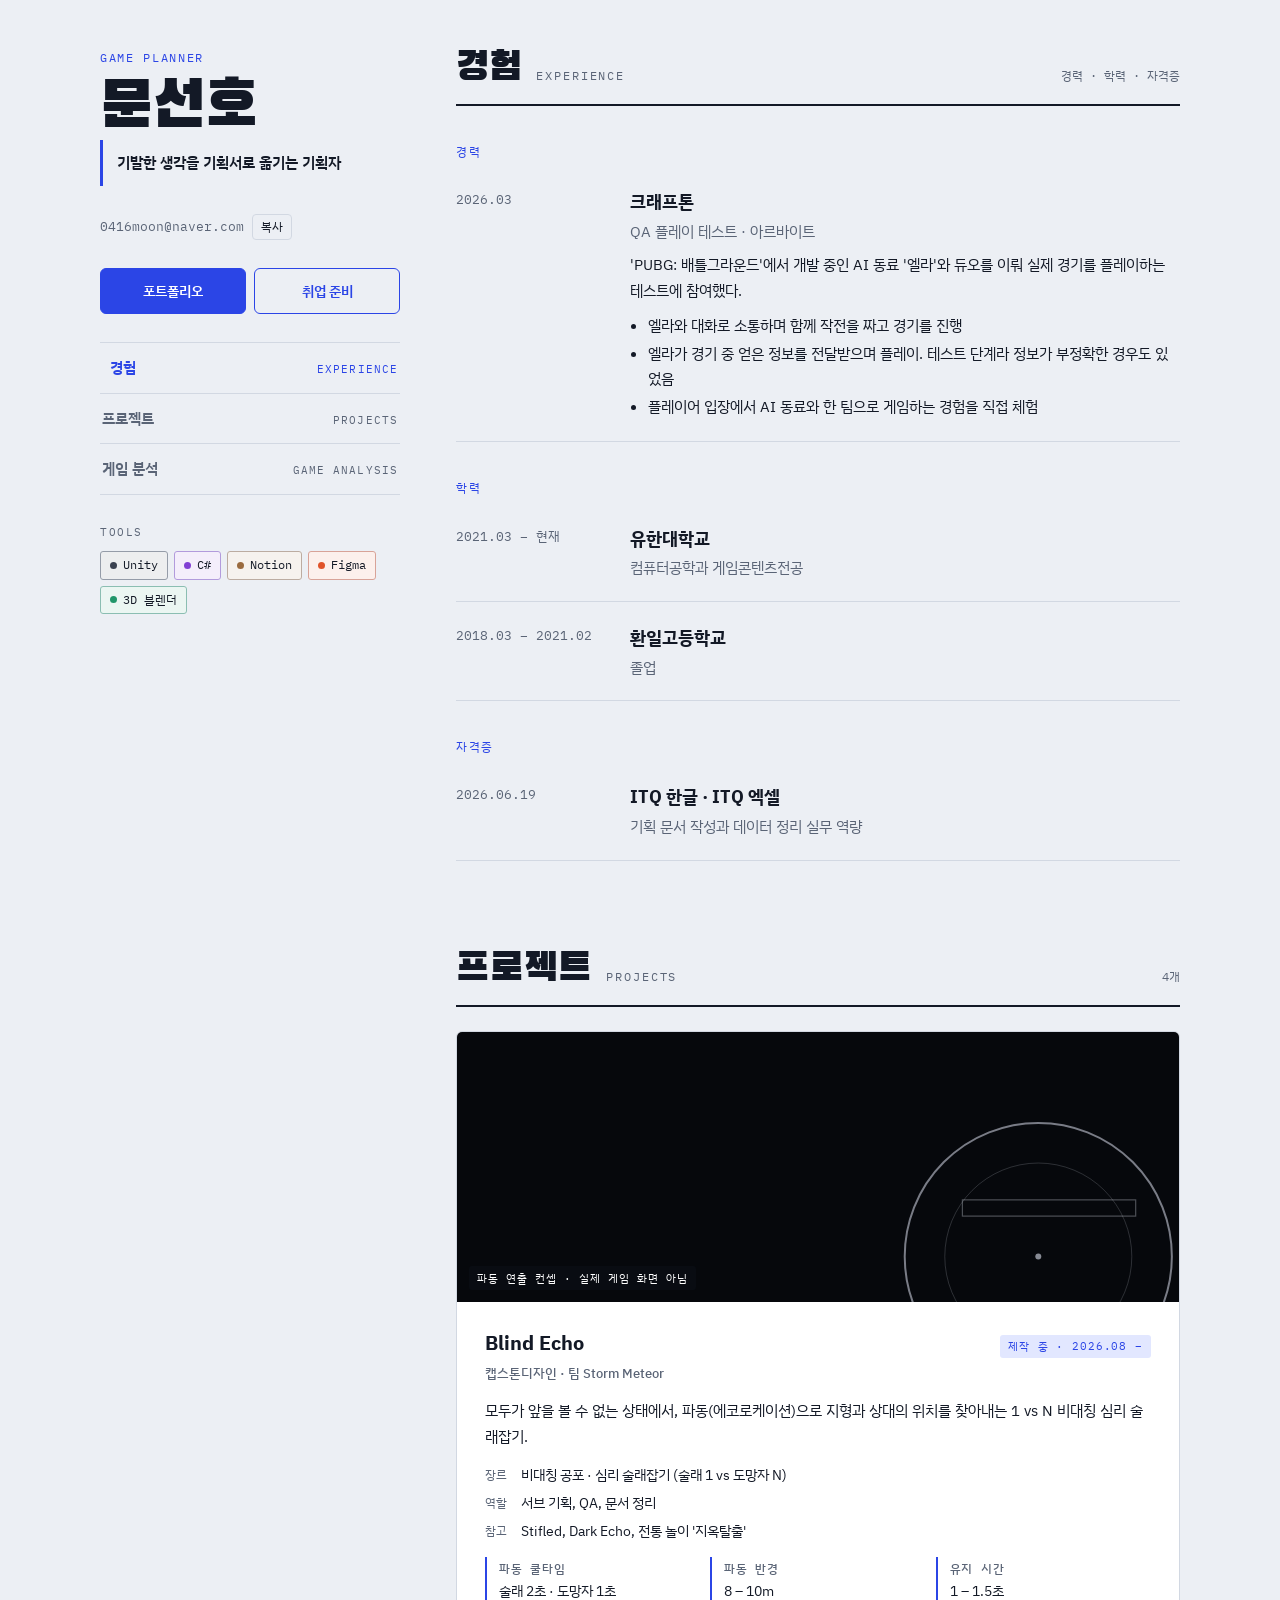
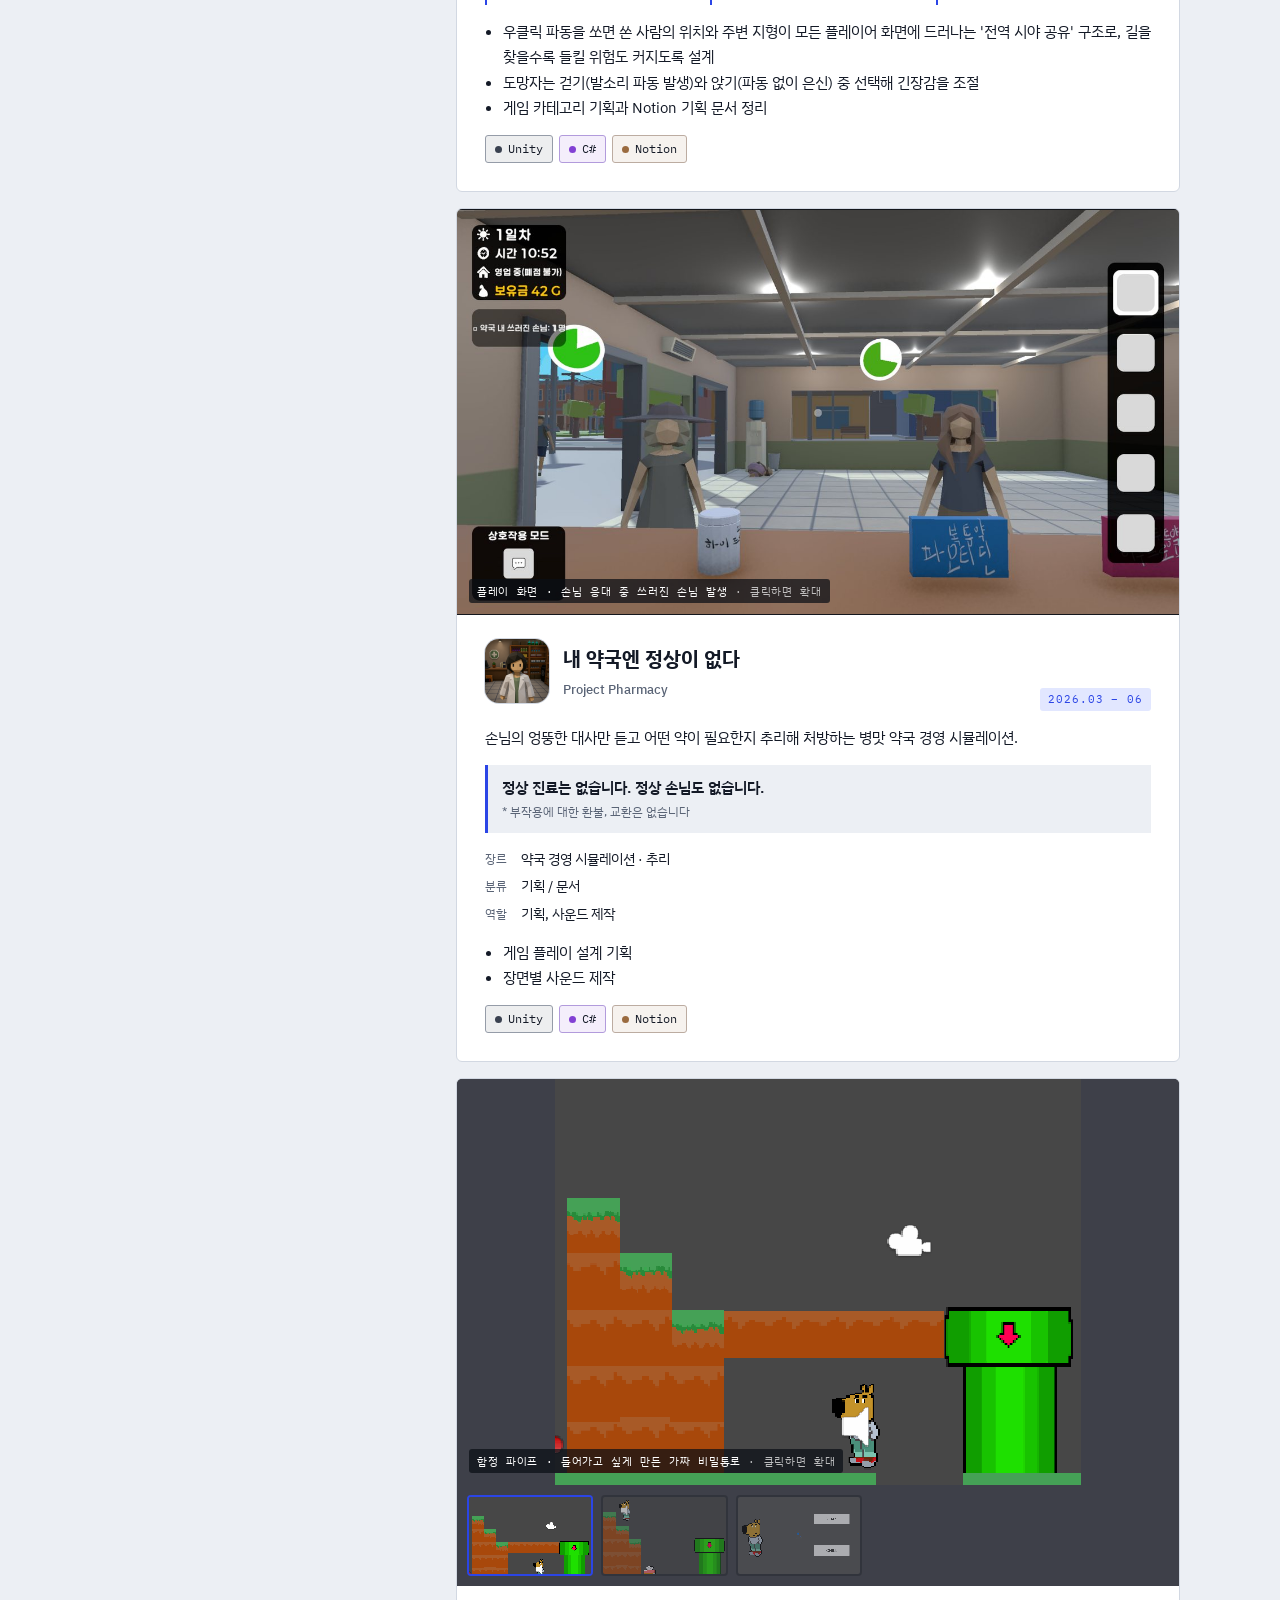
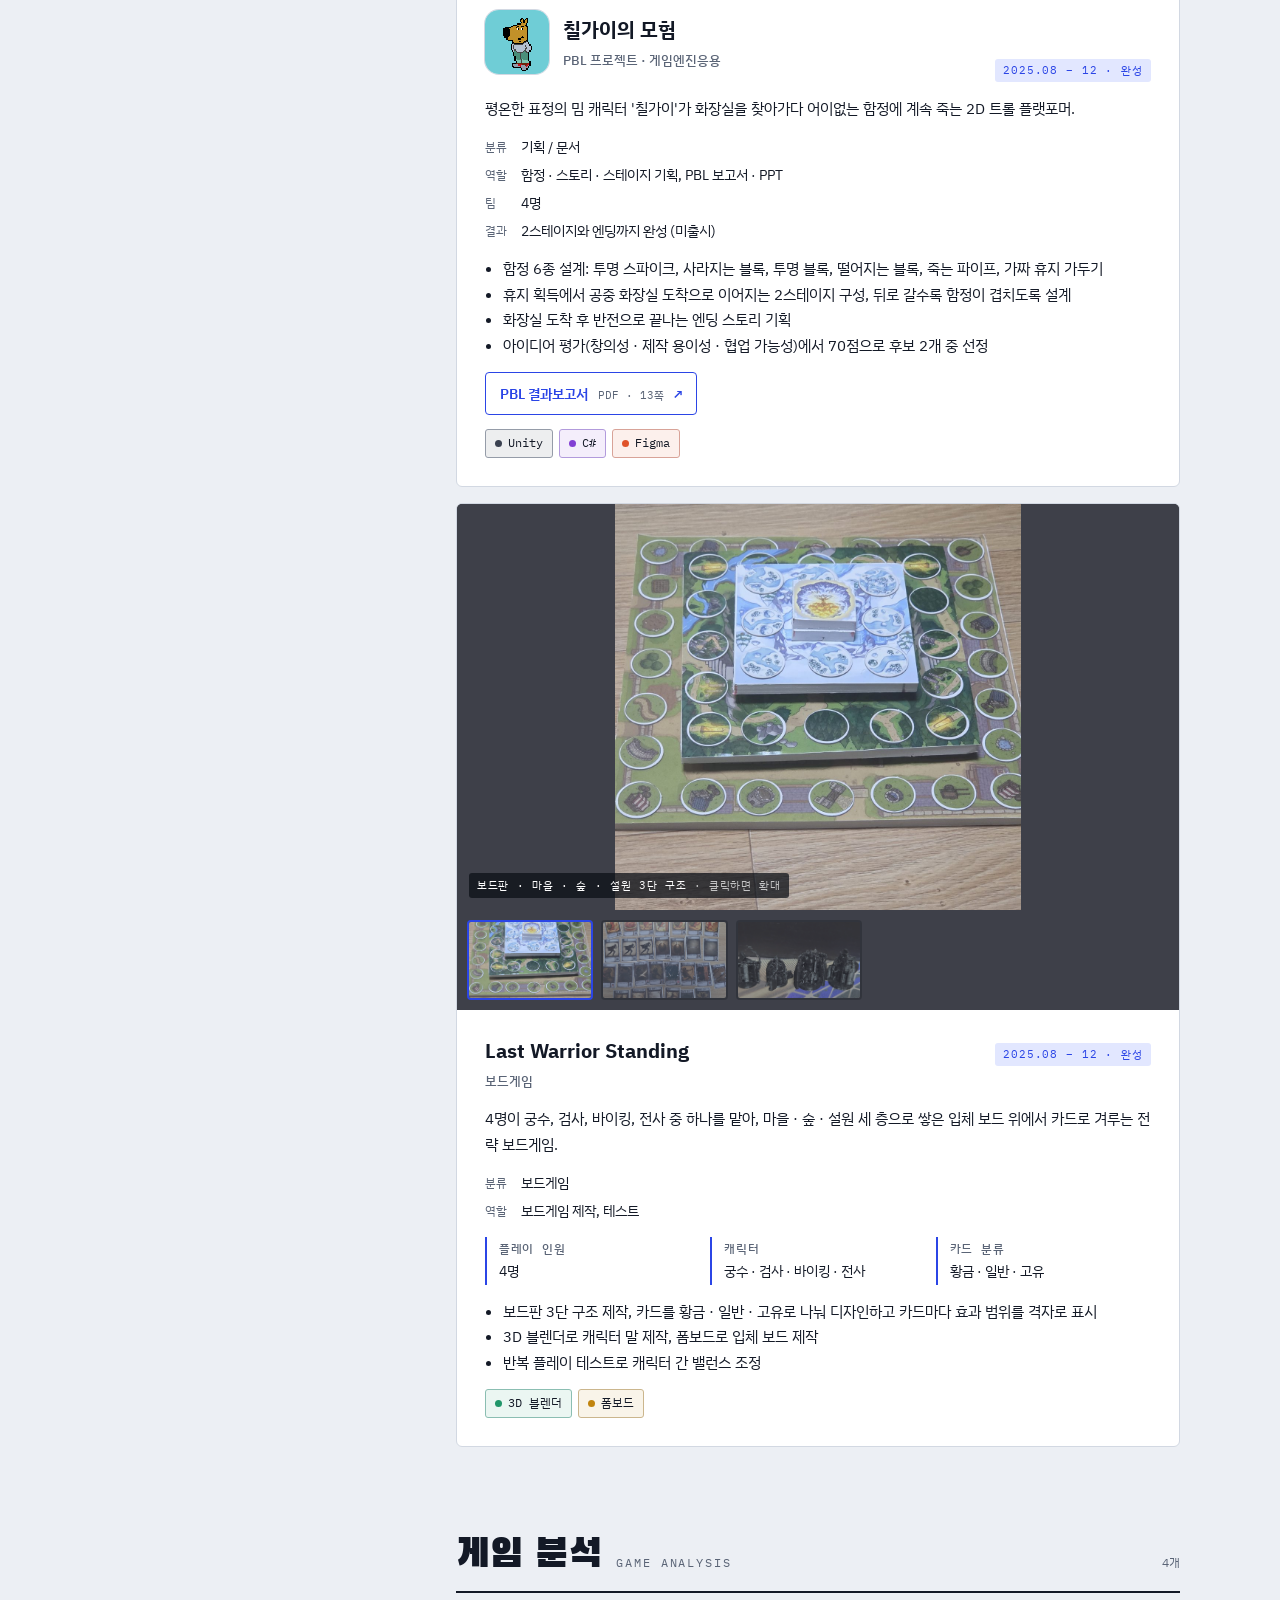
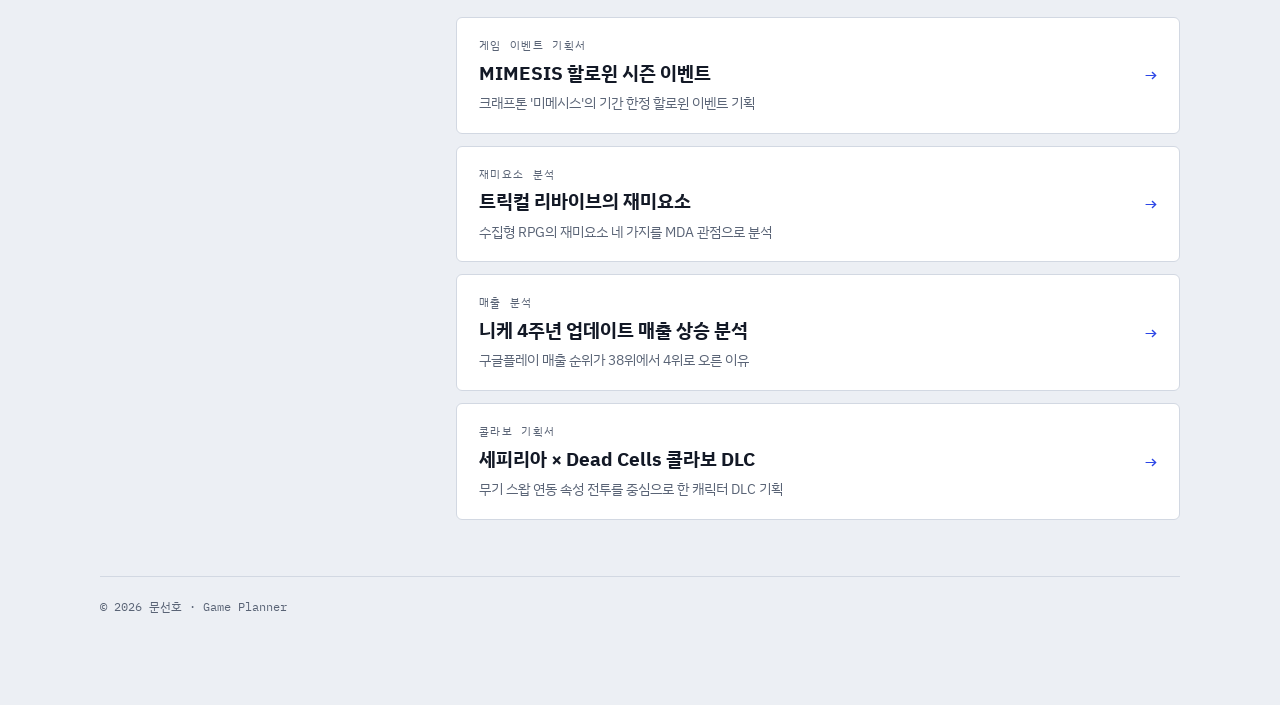
<file: index.html>
<!doctype html>
<html lang="ko">
<head>
<meta charset="utf-8">
<meta name="viewport" content="width=device-width, initial-scale=1, viewport-fit=cover">
<title>문선호 포트폴리오</title>
<link rel="preconnect" href="https://fonts.googleapis.com">
<link rel="preconnect" href="https://fonts.gstatic.com" crossorigin>
<link rel="stylesheet" href="https://fonts.googleapis.com/css2?family=Black+Han+Sans&family=IBM+Plex+Mono:wght@400;500&family=IBM+Plex+Sans+KR:wght@400;500;600;700&display=swap">
<style>
/* Layout: 좌측 고정 프로필 패널 + 우측 스크롤 본문(경험 / 프로젝트 / 게임 분석). 모바일에선 프로필 → 상단 고정 탭 → 본문 순으로 쌓임 */
:root{
  --bg:#ECEFF4;
  --surface:#FFFFFF;
  --ink:#131926;
  --muted:#5A6476;
  --line:#D2D8E2;
  --accent:#2B45E6;
  --accent-soft:#E2E7FF;
  --t-unity:#3A4150;--t-cs:#8240D4;--t-notion:#9A6B3F;--t-figma:#E0532A;--t-print:#21966A;--t-board:#C1840E;
  --font-display:"Black Han Sans","IBM Plex Sans KR","Apple SD Gothic Neo","Malgun Gothic",sans-serif;
  --font-body:"IBM Plex Sans KR","Apple SD Gothic Neo","Malgun Gothic",system-ui,sans-serif;
  --font-mono:"IBM Plex Mono","IBM Plex Sans KR",ui-monospace,Menlo,Consolas,monospace;
}
@media (prefers-color-scheme: dark){:root:not([data-theme="light"]){
  --bg:#0E121A;--surface:#161C27;--ink:#E7EBF2;--muted:#98A2B4;--line:#283041;--accent:#8496FF; --accent-soft:#1E2747;--t-unity:#C3CAD6;--t-cs:#B993F2;--t-notion:#D3A77A;--t-figma:#FF8C69;--t-print:#5CCB9D;--t-board:#F0B848;color-scheme:dark}}
:root[data-theme="dark"]{
  --bg:#0E121A;--surface:#161C27;--ink:#E7EBF2;--muted:#98A2B4;--line:#283041;--accent:#8496FF; --accent-soft:#1E2747;--t-unity:#C3CAD6;--t-cs:#B993F2;--t-notion:#D3A77A;--t-figma:#FF8C69;--t-print:#5CCB9D;--t-board:#F0B848;color-scheme:dark}

*{box-sizing:border-box}
html{scroll-behavior:smooth;scroll-padding-top:72px}
@media (prefers-reduced-motion: reduce){html{scroll-behavior:auto}*{transition:none!important;animation:none!important}}
body{background:var(--bg);color:var(--ink);font-family:var(--font-body);font-size:15px;line-height:1.7;-webkit-font-smoothing:antialiased}
a{color:var(--accent)}
.wrap{max-width:1120px;margin:0 auto;padding-inline:20px;padding-block:40px 80px;display:grid;grid-template-columns:300px minmax(0,1fr);gap:56px}

/* ---------- 프로필 패널 ---------- */
.profile{position:sticky;top:calc(env(safe-area-inset-top,0px) + 40px);align-self:start;display:flex;flex-direction:column;gap:28px}
.role{font-family:var(--font-mono);font-size:12px;letter-spacing:.14em;text-transform:uppercase;color:var(--accent)}
.name{font-family:var(--font-display);font-weight:400;font-size:64px;line-height:1;margin:8px 0 0;letter-spacing:-.01em}
.tagline{margin:14px 0 0;font-size:17px;font-weight:500}
.mail{display:flex;align-items:center;gap:8px;flex-wrap:wrap;font-family:var(--font-mono);font-size:13px;color:var(--muted)}
.mail span{user-select:all}
.copy{font:inherit;font-size:12px;color:var(--ink);background:transparent;border:1px solid var(--line);border-radius:4px;padding:2px 8px;cursor:pointer}
.copy:hover{border-color:var(--accent);color:var(--accent)}
.copy:focus-visible,.nav a:focus-visible{outline:2px solid var(--accent);outline-offset:2px}

.nav{display:flex;flex-direction:column;border-top:1px solid var(--line)}
.nav a{display:flex;justify-content:space-between;align-items:baseline;padding:12px 2px;border-bottom:1px solid var(--line);text-decoration:none;color:var(--muted);font-weight:600;transition:color .15s,padding .15s}
.nav a small{font-family:var(--font-mono);font-weight:400;font-size:11px;letter-spacing:.1em}
.nav a:hover{color:var(--ink)}
.nav a.on{color:var(--accent);padding-left:10px}

[hidden]{display:none!important}
.view-btns{display:flex;gap:8px}
.view-btn{flex:1;font:inherit;font-weight:600;font-size:14px;padding:10px 12px;border-radius:6px;border:1px solid var(--accent);background:transparent;color:var(--accent);cursor:pointer;transition:background .15s,color .15s}
.view-btn:hover{background:var(--accent-soft)}
.view-btn.on{background:var(--accent);color:#fff}
.view-btn:focus-visible{outline:2px solid var(--accent);outline-offset:2px}
.jp-frame{display:block;width:100%;height:1400px;border:0;border-radius:6px;background:transparent}
@media (max-width:900px){.jp-frame{height:1900px}}
.skills{display:flex;flex-direction:column;gap:10px}
.label{font-family:var(--font-mono);font-size:11px;letter-spacing:.14em;text-transform:uppercase;color:var(--muted)}
.chips{display:flex;flex-wrap:wrap;gap:6px}
.chip{font-family:var(--font-mono);font-size:12px;padding:3px 9px;border:1px solid var(--line);border-radius:3px;background:var(--surface);white-space:nowrap}

/* ---------- 본문 섹션 ---------- */
main{min-width:0;display:flex;flex-direction:column;gap:88px}
.sec-head{display:flex;align-items:baseline;gap:14px;flex-wrap:wrap;padding-bottom:16px;border-bottom:2px solid var(--ink);margin-bottom:8px}
.sec-head h2{font-family:var(--font-display);font-weight:400;font-size:40px;line-height:1;margin:0}
.sec-head .en{font-family:var(--font-mono);font-size:12px;letter-spacing:.16em;color:var(--muted)}
.sec-head .count{margin-left:auto;font-family:var(--font-mono);font-size:12px;color:var(--muted)}
.sub{font-family:var(--font-mono);font-size:12px;letter-spacing:.14em;color:var(--accent);margin:36px 0 4px;text-transform:uppercase}

/* 타임라인 행: 기간 | 내용 */
.row{display:grid;grid-template-columns:150px minmax(0,1fr);gap:24px;padding:20px 0;border-bottom:1px solid var(--line)}
.period{font-family:var(--font-mono);font-size:13px;color:var(--muted);font-variant-numeric:tabular-nums;padding-top:3px}
.row h3{margin:0;font-size:18px;font-weight:700;text-wrap:balance}
.row .meta{margin:2px 0 0;color:var(--muted)}
.row .note{margin:8px 0 0;max-width:62ch}
.row ul{margin:10px 0 0;padding-left:18px}
.row li{margin:2px 0}

/* 프로젝트 카드 */
.projects{display:grid;grid-template-columns:repeat(2,minmax(0,1fr));gap:16px;margin-top:24px}
.card{background:var(--surface);border:1px solid var(--line);border-radius:6px;padding:24px;display:flex;flex-direction:column;gap:14px;transition:border-color .2s,transform .2s}
.card:hover{border-color:var(--accent);transform:translateY(-2px)}
.card.feature{grid-column:1/-1}
.card-top{display:flex;justify-content:space-between;gap:12px;flex-wrap:wrap;align-items:baseline}
.card h3{margin:0;font-size:20px;font-weight:700;text-wrap:balance}
.card.media{display:grid;grid-template-columns:minmax(0,1.25fr) minmax(0,1fr);gap:0;padding:0;overflow:hidden}
.card.media .card-body{padding:24px;display:flex;flex-direction:column;gap:14px;min-width:0}
.shot{margin:0;position:relative;background:var(--ink);min-height:100%}
.shot img{display:block;width:100%;height:100%;object-fit:cover;aspect-ratio:16/9}
.shot figcaption{position:absolute;left:12px;bottom:12px;font-family:var(--font-mono);font-size:11px;letter-spacing:.06em;color:#fff;background:rgba(10,14,22,.72);padding:3px 8px;border-radius:3px}
@media (max-width:760px){.card.media{grid-template-columns:minmax(0,1fr)}.shot img{height:auto}}
.card.media.flip{grid-template-columns:minmax(0,1fr) minmax(0,1.25fr)}
.card.media.flip .gallery{order:2}
.gallery{display:flex;flex-direction:column;background:#3E4049;min-width:0}
.gallery .shot{flex:1;min-height:0;background:#3E4049;display:flex;align-items:center;justify-content:center}
.gallery .shot img{height:auto;object-fit:contain;aspect-ratio:4/3}
.pixel{image-rendering:pixelated}
.thumbs{display:flex;gap:8px;padding:10px}
.thumb{flex:1;min-width:0;padding:0;border:2px solid transparent;border-radius:4px;background:#2B2D34;cursor:pointer;overflow:hidden;opacity:.6;transition:opacity .15s,border-color .15s}
.thumb img{display:block;width:100%;aspect-ratio:16/10;object-fit:cover}
.gallery.pix .thumb img{image-rendering:pixelated}
.thumb:hover{opacity:1}
.thumb.on{opacity:1;border-color:var(--accent)}
.thumb:focus-visible{outline:2px solid var(--accent);outline-offset:2px}
@media (max-width:760px){.card.media.flip{grid-template-columns:minmax(0,1fr)}.card.media.flip .gallery{order:0}}
.doc-link{display:inline-flex;align-items:baseline;gap:10px;align-self:flex-start;padding:8px 14px;border:1px solid var(--accent);border-radius:4px;color:var(--accent);text-decoration:none;font-weight:600;font-size:14px;transition:background .15s}
.doc-link::after{content:"↗";font-family:var(--font-mono)}
.doc-link small{font-family:var(--font-mono);font-weight:400;font-size:11px;color:var(--muted)}
.doc-link:hover{background:var(--accent-soft)}
.doc-link:focus-visible{outline:2px solid var(--accent);outline-offset:2px}
.chip.tool{display:inline-flex;align-items:center;gap:6px;border-color:color-mix(in srgb,var(--tc) 40%,var(--line));background:color-mix(in srgb,var(--tc) 9%,var(--surface))}
.chip.tool::before{content:"";width:7px;height:7px;border-radius:50%;background:var(--tc);flex:none}
.echo{background:#06080C}
.echo canvas{display:block;width:100%;height:100%;min-height:260px}
.facts.compact{margin:0;grid-template-columns:repeat(3,minmax(0,1fr));gap:10px}
.facts.compact .fact{font-size:14px;font-variant-numeric:tabular-nums}
.stats{display:grid;grid-template-columns:repeat(4,minmax(0,1fr));gap:1px;background:var(--line);border:1px solid var(--line);border-radius:4px;overflow:hidden;margin:20px 0 6px}
.stats div{background:var(--surface);padding:14px 16px;display:flex;flex-direction:column;gap:2px}
.stats b{font-family:var(--font-display);font-weight:400;font-size:28px;line-height:1.1;color:var(--accent);font-variant-numeric:tabular-nums}
.stats span{font-size:13px;color:var(--muted)}
.part.conclusion>div:last-child{background:var(--accent-soft);border-radius:4px;padding:16px 18px}
.part.conclusion p{margin:0}
@media (max-width:640px){.stats{grid-template-columns:repeat(2,minmax(0,1fr))}}
.tagline{margin:0;padding:10px 14px;border-left:3px solid var(--accent);background:var(--bg);font-weight:600;font-size:15px}
.tagline span{display:block;margin-top:2px;font-weight:400;font-size:12px;color:var(--muted)}
.tagline span::before{content:"* "}
.card.media>.shot{display:flex;align-items:center;justify-content:center;background:#14161C}
.card.media>.shot img{height:auto;object-fit:contain}
.zoomable{cursor:zoom-in}
.lightbox{position:fixed;inset:0;z-index:50;background:rgba(6,8,12,.92);display:flex;flex-direction:column;align-items:center;justify-content:center;gap:12px;padding:calc(env(safe-area-inset-top,0px) + 20px) 16px calc(env(safe-area-inset-bottom,0px) + 20px);cursor:zoom-out}
.lightbox[hidden]{display:none}
.lightbox img{max-width:100%;max-height:calc(100% - 48px);object-fit:contain;border-radius:4px;box-shadow:0 10px 40px rgba(0,0,0,.5)}
.lightbox p{margin:0;color:#E7EBF2;font-family:var(--font-mono);font-size:12px;letter-spacing:.04em;text-align:center}
.lightbox button{position:absolute;top:calc(env(safe-area-inset-top,0px) + 12px);right:16px;font:inherit;font-size:22px;line-height:1;color:#E7EBF2;background:rgba(255,255,255,.08);border:1px solid rgba(255,255,255,.2);border-radius:4px;width:40px;height:40px;cursor:pointer}
.shot figcaption::after{content:" · 클릭하면 확대";opacity:.7}
.echo figcaption::after{content:none}
.title-wrap{display:flex;align-items:center;gap:14px;min-width:0}
.app-icon{width:64px;height:64px;flex:none;border-radius:22%;object-fit:cover;box-shadow:0 0 0 1px var(--line)}
.card h3 small{display:block;font-size:13px;font-weight:500;color:var(--muted);margin-top:2px}
.status{font-family:var(--font-mono);font-size:11px;letter-spacing:.08em;padding:2px 8px;border-radius:3px;background:var(--accent-soft);color:var(--accent);white-space:nowrap}
.desc{margin:0;color:var(--ink)}
dl.spec{margin:0;display:grid;grid-template-columns:auto minmax(0,1fr);gap:4px 14px;font-size:14px}
dl.spec dt{font-family:var(--font-mono);font-size:12px;color:var(--muted);padding-top:2px}
dl.spec dd{margin:0}
.card ul{margin:0;padding-left:18px}
.card .chips{margin-top:auto}

/* 과제 문서 */
.doc{background:var(--surface);border:1px solid var(--line);border-radius:6px;margin-top:24px;overflow:hidden}
.doc-head{padding:28px 28px 22px;border-bottom:1px solid var(--line);display:flex;flex-direction:column;gap:10px}
.doc-head h3{margin:0;font-size:24px;font-weight:700;text-wrap:balance}
.doc-head p{margin:0;color:var(--muted);max-width:62ch}
.doc-body{padding:8px 28px 28px}
.part{display:grid;grid-template-columns:44px minmax(0,1fr);gap:16px;padding:22px 0;border-bottom:1px solid var(--line)}
.part:last-child{border-bottom:0}
.no{font-family:var(--font-mono);font-size:13px;color:var(--accent);padding-top:3px}
.part h4{margin:0 0 10px;font-size:17px}
.facts{display:grid;grid-template-columns:repeat(auto-fit,minmax(180px,1fr));gap:12px;margin-bottom:16px}
.fact{border-left:2px solid var(--accent);padding:2px 0 2px 12px}
.fact b{display:block;font-size:12px;font-family:var(--font-mono);font-weight:500;color:var(--muted);letter-spacing:.06em}
.table-wrap{overflow-x:auto;margin:6px 0 14px}
table{border-collapse:collapse;width:100%;min-width:480px;font-size:14px}
th,td{text-align:left;padding:9px 12px;border-bottom:1px solid var(--line);vertical-align:top}
th{font-family:var(--font-mono);font-size:11px;letter-spacing:.1em;color:var(--muted);font-weight:500;text-transform:uppercase}
.reskin td:nth-child(2){font-weight:600;color:var(--accent);white-space:nowrap}
.fun td:first-child{font-weight:600;white-space:nowrap}
.fun td:last-child{color:var(--muted)}
.loop{display:flex;flex-wrap:wrap;align-items:center;gap:8px;margin:4px 0 14px;font-size:14px}
.loop span{padding:6px 12px;border:1px solid var(--line);border-radius:4px;background:var(--bg)}
.loop i{font-style:normal;color:var(--accent);font-family:var(--font-mono)}
.doc+.doc{margin-top:20px}
.effects{list-style:none;margin:0;padding:0;display:grid;grid-template-columns:repeat(2,minmax(0,1fr));gap:12px}
.effects li{padding:14px 16px;border:1px solid var(--line);border-radius:4px}
.effects b{display:block;margin-bottom:2px}
.effects span{color:var(--muted);font-size:14px}
.part p{margin:0 0 8px;max-width:65ch}

footer{grid-column:1/-1;font-family:var(--font-mono);font-size:12px;color:var(--muted);border-top:1px solid var(--line);padding-top:20px}

/* ---------- 반응형 ---------- */
@media (max-width:900px){
  .wrap{grid-template-columns:minmax(0,1fr);gap:32px;padding-block:28px 64px}
  .profile{position:static}
  .nav{position:sticky;top:env(safe-area-inset-top,0px);z-index:5;flex-direction:row;background:var(--bg);border-top:0;border-bottom:1px solid var(--line);margin-inline:-20px;padding-inline:20px}
  .nav a{flex:1;justify-content:center;border-bottom:2px solid transparent;padding:12px 4px}
  .nav a small{display:none}
  .nav a.on{padding-left:4px;border-bottom-color:var(--accent)}
  .profile{display:contents}
  .profile>.intro{order:0}
}
@media (max-width:640px){
  .name{font-size:52px}
  .sec-head h2{font-size:32px}
  .row{grid-template-columns:minmax(0,1fr);gap:4px}
  .projects{grid-template-columns:minmax(0,1fr)}
  .effects{grid-template-columns:minmax(0,1fr)}
  .doc-head,.doc-body{padding-inline:18px}
  .part{grid-template-columns:minmax(0,1fr);gap:4px}
}
/* 프로젝트 카드: 사진 위, 설명 아래 (상하 배치) */
.card.media,.card.media.flip{grid-template-columns:minmax(0,1fr)}
.card.media.flip .gallery{order:0}
.card.media>.shot{min-height:0}
.card.media .shot img{width:100%;height:auto;aspect-ratio:16/9;object-fit:contain;max-height:540px}
.gallery .shot{flex:none}
.thumbs{justify-content:flex-start}
.thumb{flex:0 0 clamp(72px,18%,128px)}
.echo canvas{height:auto;min-height:0;aspect-ratio:16/6}
.card.media .card-body{padding:24px 28px 28px}
@media (max-width:640px){.card.media .card-body{padding:20px}.echo canvas{aspect-ratio:16/9}}
.doc-cover{background:#0B0A14}
.doc-cover img{display:block;width:100%;height:auto;aspect-ratio:auto;max-height:460px;object-fit:cover}
/* 과제 목록: 제목 버튼 → 상세 페이지 */
.assign-list{list-style:none;margin:24px 0 0;padding:0;display:flex;flex-direction:column;gap:12px}
.assign-btn{display:grid;grid-template-columns:minmax(0,1fr) auto;gap:2px 16px;align-items:baseline;padding:18px 22px;background:var(--surface);border:1px solid var(--line);border-radius:6px;color:var(--ink);text-decoration:none;transition:border-color .2s,transform .2s}
.assign-btn::after{content:"→";grid-column:2;grid-row:1/4;align-self:center;font-family:var(--font-mono);font-size:20px;color:var(--accent)}
.assign-btn:hover{border-color:var(--accent);transform:translateY(-2px)}
.assign-btn:focus-visible{outline:2px solid var(--accent);outline-offset:2px}
.assign-tag{font-family:var(--font-mono);font-size:11px;letter-spacing:.12em;color:var(--muted)}
.assign-title{font-size:19px;font-weight:700;text-wrap:balance}
.assign-desc{color:var(--muted);font-size:14px}
</style>

</head>
<body>
<div class="wrap">
  <aside class="profile">
    <div class="intro">
      <div class="role">Game Planner</div>
      <h1 class="name">문선호</h1>
      <p class="tagline">기발한 생각을 기획서로 옮기는 기획자</p>
    </div>
    <div class="mail">
      <span id="mail">0416moon@naver.com</span>
      <button class="copy" id="copyBtn" type="button">복사</button>
    </div>
    <div class="view-btns">
      <button class="view-btn on" type="button" data-view="portfolio" aria-pressed="true">포트폴리오</button>
      <button class="view-btn" type="button" data-view="jobprep" aria-pressed="false">취업 준비</button>
    </div>
    <nav class="nav" aria-label="섹션 이동">
      <a href="#experience">경험 <small>EXPERIENCE</small></a>
      <a href="#projects">프로젝트 <small>PROJECTS</small></a>
      <a href="#assignments">게임 분석 <small>GAME ANALYSIS</small></a>
    </nav>
    <div class="skills">
      <div class="label">Tools</div>
      <div class="chips">
        <span class="chip tool" style="--tc:var(--t-unity)">Unity</span><span class="chip tool" style="--tc:var(--t-cs)">C#</span><span class="chip tool" style="--tc:var(--t-notion)">Notion</span><span class="chip tool" style="--tc:var(--t-figma)">Figma</span><span class="chip tool" style="--tc:var(--t-print)">3D 블렌더</span>
      </div>
    </div>
  </aside>

  <main>
    <!-- ================= 취업 준비 (버튼으로 전환) ================= -->
    <section id="jobprep" hidden>
      <div class="sec-head"><h2>취업 준비</h2><span class="en">JOB PREPARATION</span></div>
      <iframe class="jp-frame" src="assignments/job-prep.html" title="취업 준비 페이지"></iframe>
    </section>

    <!-- ================= 경험 ================= -->
    <section id="experience">
      <div class="sec-head"><h2>경험</h2><span class="en">EXPERIENCE</span><span class="count">경력 · 학력 · 자격증</span></div>

      <div class="sub">경력</div>
      <div class="row">
        <div class="period">2026.03</div>
        <div>
          <h3>크래프톤</h3>
          <p class="meta">QA 플레이 테스트 · 아르바이트</p>
          <p class="note">'PUBG: 배틀그라운드'에서 개발 중인 AI 동료 '엘라'와 듀오를 이뤄 실제 경기를 플레이하는 테스트에 참여했다.</p>
          <ul>
            <li>엘라와 대화로 소통하며 함께 작전을 짜고 경기를 진행</li>
            <li>엘라가 경기 중 얻은 정보를 전달받으며 플레이. 테스트 단계라 정보가 부정확한 경우도 있었음</li>
            <li>플레이어 입장에서 AI 동료와 한 팀으로 게임하는 경험을 직접 체험</li>
          </ul>
        </div>
      </div>

      <div class="sub">학력</div>
      <div class="row">
        <div class="period">2021.03 – 현재</div>
        <div><h3>유한대학교</h3><p class="meta">컴퓨터공학과 게임콘텐츠전공</p></div>
      </div>
      <div class="row">
        <div class="period">2018.03 – 2021.02</div>
        <div><h3>환일고등학교</h3><p class="meta">졸업</p></div>
      </div>

      <div class="sub">자격증</div>
      <div class="row">
        <div class="period">2026.06.19</div>
        <div><h3>ITQ 한글 · ITQ 엑셀</h3><p class="meta">기획 문서 작성과 데이터 정리 실무 역량</p></div>
      </div>
    </section>

    <!-- ================= 프로젝트 ================= -->
    <section id="projects">
      <div class="sec-head"><h2>프로젝트</h2><span class="en">PROJECTS</span><span class="count">4개</span></div>

      <div class="projects">
        <article class="card feature media">
          <figure class="shot echo">
            <canvas id="echo" aria-hidden="true"></canvas>
            <figcaption>파동 연출 컨셉 · 실제 게임 화면 아님</figcaption>
          </figure>
          <div class="card-body">
            <div class="card-top">
              <h3>Blind Echo<small>캡스톤디자인 · 팀 Storm Meteor</small></h3>
              <span class="status">제작 중 · 2026.08 –</span>
            </div>
            <p class="desc">모두가 앞을 볼 수 없는 상태에서, 파동(에코로케이션)으로 지형과 상대의 위치를 찾아내는 1 vs N 비대칭 심리 술래잡기.</p>
            <dl class="spec">
              <dt>장르</dt><dd>비대칭 공포 · 심리 술래잡기 (술래 1 vs 도망자 N)</dd>
              <dt>역할</dt><dd>서브 기획, QA, 문서 정리</dd>
              <dt>참고</dt><dd>Stifled, Dark Echo, 전통 놀이 '지옥탈출'</dd>
            </dl>
            <div class="facts compact">
              <div class="fact"><b>파동 쿨타임</b>술래 2초 · 도망자 1초</div>
              <div class="fact"><b>파동 반경</b>8 – 10m</div>
              <div class="fact"><b>유지 시간</b>1 – 1.5초</div>
            </div>
            <ul>
              <li>우클릭 파동을 쏘면 쏜 사람의 위치와 주변 지형이 모든 플레이어 화면에 드러나는 '전역 시야 공유' 구조로, 길을 찾을수록 들킬 위험도 커지도록 설계</li>
              <li>도망자는 걷기(발소리 파동 발생)와 앉기(파동 없이 은신) 중 선택해 긴장감을 조절</li>
              <li>게임 카테고리 기획과 Notion 기획 문서 정리</li>
            </ul>
            <div class="chips"><span class="chip tool" style="--tc:var(--t-unity)">Unity</span><span class="chip tool" style="--tc:var(--t-cs)">C#</span><span class="chip tool" style="--tc:var(--t-notion)">Notion</span></div>
          </div>
        </article>

        <article class="card feature media">
          <figure class="shot">
            <img src="assets/img/pharmacy-play-02.jpg" alt="약국 카운터 앞에 손님 두 명이 대기 중이고, 안쪽 바닥에 쓰러진 손님이 있는 플레이 화면. 좌측 상단에 일차·시간·보유금, 우측에 아이템 슬롯이 보인다" width="1280" height="716" loading="lazy">
            <figcaption>플레이 화면 · 손님 응대 중 쓰러진 손님 발생</figcaption>
          </figure>
          <div class="card-body">
          <div class="card-top">
            <div class="title-wrap">
              <img class="app-icon" src="assets/img/pharmacy-icon.png" alt="내 약국엔 정상이 없다 게임 아이콘: 약국 진열대 앞에 흰 가운을 입은 로우폴리 약사 캐릭터" width="64" height="64">
              <h3>내 약국엔 정상이 없다<small>Project Pharmacy</small></h3>
            </div>
            <span class="status">2026.03 – 06</span>
          </div>
          <p class="desc">손님의 엉뚱한 대사만 듣고 어떤 약이 필요한지 추리해 처방하는 병맛 약국 경영 시뮬레이션.</p>
          <blockquote class="tagline">정상 진료는 없습니다. 정상 손님도 없습니다.<span>부작용에 대한 환불, 교환은 없습니다</span></blockquote>
          <dl class="spec">
            <dt>장르</dt><dd>약국 경영 시뮬레이션 · 추리</dd>
            <dt>분류</dt><dd>기획 / 문서</dd>
            <dt>역할</dt><dd>기획, 사운드 제작</dd>
          </dl>
          <ul>
            <li>게임 플레이 설계 기획</li>
            <li>장면별 사운드 제작</li>
          </ul>
          <div class="chips"><span class="chip tool" style="--tc:var(--t-unity)">Unity</span><span class="chip tool" style="--tc:var(--t-cs)">C#</span><span class="chip tool" style="--tc:var(--t-notion)">Notion</span></div>
          </div>
        </article>

        <article class="card feature media flip">
          <div class="gallery pix">
            <figure class="shot">
              <img class="pixel g-main" src="assets/img/chill-play-pipe.png" alt="2스테이지 플레이 화면. 칠가이 앞에 아래 화살표가 붙은 초록 파이프가 있다" width="820" height="634" loading="lazy">
              <figcaption class="g-cap">함정 파이프 · 들어가고 싶게 만든 가짜 비밀통로</figcaption>
            </figure>
            <div class="thumbs" role="group" aria-label="칠가이의 모험 스크린샷">
              <button type="button" class="thumb on" aria-pressed="true" data-src="assets/img/chill-play-pipe.png" data-w="820" data-h="634" data-cap="함정 파이프 · 들어가고 싶게 만든 가짜 비밀통로" data-alt="2스테이지 플레이 화면. 칠가이 앞에 아래 화살표가 붙은 초록 파이프가 있다"><img src="assets/img/chill-play-pipe.png" alt="" loading="lazy"></button>
              <button type="button" class="thumb" aria-pressed="false" data-src="assets/img/chill-play-tissue.png" data-w="798" data-h="570" data-cap="가짜 휴지 · 먹으러 가면 투명 블록에 갇힘" data-alt="계단 아래 각티슈 아이템이 놓인 플레이 화면"><img src="assets/img/chill-play-tissue.png" alt="" loading="lazy"></button>
              <button type="button" class="thumb" aria-pressed="false" data-src="assets/img/chill-title.png" data-w="728" data-h="407" data-cap="시작 화면 · START와 CHILL 메뉴" data-alt="칠가이 캐릭터와 START, CHILL 버튼이 있는 시작 화면"><img src="assets/img/chill-title.png" alt="" loading="lazy"></button>
            </div>
          </div>
          <div class="card-body">
            <div class="card-top">
              <div class="title-wrap">
                <img class="app-icon pixel" src="assets/img/chill-icon.png" alt="칠가이 도트 캐릭터" width="64" height="64">
                <h3>칠가이의 모험<small>PBL 프로젝트 · 게임엔진응용</small></h3>
              </div>
              <span class="status">2025.08 – 12 · 완성</span>
            </div>
            <p class="desc">평온한 표정의 밈 캐릭터 '칠가이'가 화장실을 찾아가다 어이없는 함정에 계속 죽는 2D 트롤 플랫포머.</p>
            <dl class="spec">
              <dt>분류</dt><dd>기획 / 문서</dd>
              <dt>역할</dt><dd>함정 · 스토리 · 스테이지 기획, PBL 보고서 · PPT</dd>
              <dt>팀</dt><dd>4명</dd>
              <dt>결과</dt><dd>2스테이지와 엔딩까지 완성 (미출시)</dd>
            </dl>
            <ul>
              <li>함정 6종 설계: 투명 스파이크, 사라지는 블록, 투명 블록, 떨어지는 블록, 죽는 파이프, 가짜 휴지 가두기</li>
              <li>휴지 획득에서 공중 화장실 도착으로 이어지는 2스테이지 구성, 뒤로 갈수록 함정이 겹치도록 설계</li>
              <li>화장실 도착 후 반전으로 끝나는 엔딩 스토리 기획</li>
              <li>아이디어 평가(창의성 · 제작 용이성 · 협업 가능성)에서 70점으로 후보 2개 중 선정</li>
            </ul>
            <a class="doc-link" href="docs/chillguy-pbl-report.pdf" target="_blank" rel="noopener">
              <span>PBL 결과보고서</span><small>PDF · 13쪽</small>
            </a>
            <div class="chips"><span class="chip tool" style="--tc:var(--t-unity)">Unity</span><span class="chip tool" style="--tc:var(--t-cs)">C#</span><span class="chip tool" style="--tc:var(--t-figma)">Figma</span></div>
          </div>
        </article>

        <article class="card feature media">
          <div class="gallery">
            <figure class="shot">
              <img class="g-main" src="assets/img/lws-board.jpg" alt="마을, 숲, 설원 세 층을 계단처럼 쌓아 올린 입체 보드판. 가장자리를 따라 원형 칸이 이어지고 맨 위 중앙에 세계수 블록이 있다" width="1100" height="1100" loading="lazy">
              <figcaption class="g-cap">보드판 · 마을 · 숲 · 설원 3단 구조</figcaption>
            </figure>
            <div class="thumbs" role="group" aria-label="Last Warrior Standing 사진">
              <button type="button" class="thumb on" aria-pressed="true" data-src="assets/img/lws-board.jpg" data-w="1100" data-h="1100" data-cap="보드판 · 마을 · 숲 · 설원 3단 구조" data-alt="마을, 숲, 설원 세 층을 계단처럼 쌓아 올린 입체 보드판. 가장자리를 따라 원형 칸이 이어지고 맨 위 중앙에 세계수 블록이 있다"><img src="assets/img/lws-board.jpg" alt="" loading="lazy"></button>
              <button type="button" class="thumb" aria-pressed="false" data-src="assets/img/lws-cards-r.jpg" data-w="1100" data-h="1100" data-cap="카드 · 황금, 일반, 고유 세 가지 분류" data-alt="닭 그림의 카드, 공격 · 방어 · 이동 카드, 화살비 · 창 던지기 · 발도 같은 캐릭터 카드가 펼쳐져 있다"><img src="assets/img/lws-cards-r.jpg" alt="" loading="lazy"></button>
              <button type="button" class="thumb" aria-pressed="false" data-src="assets/img/lws-figures.jpg" data-w="1200" data-h="676" data-cap="말 · 궁수, 검사, 바이킹, 전사 (직접 제작)" data-alt="직접 제작한 검은색 궁수, 검사, 바이킹, 전사 캐릭터 말 네 개"><img src="assets/img/lws-figures.jpg" alt="" loading="lazy"></button>
            </div>
          </div>
          <div class="card-body">
            <div class="card-top">
              <h3>Last Warrior Standing<small>보드게임</small></h3>
              <span class="status">2025.08 – 12 · 완성</span>
            </div>
            <p class="desc">4명이 궁수, 검사, 바이킹, 전사 중 하나를 맡아, 마을 · 숲 · 설원 세 층으로 쌓은 입체 보드 위에서 카드로 겨루는 전략 보드게임.</p>
            <dl class="spec">
              <dt>분류</dt><dd>보드게임</dd>
              <dt>역할</dt><dd>보드게임 제작, 테스트</dd>
            </dl>
            <div class="facts compact">
              <div class="fact"><b>플레이 인원</b>4명</div>
              <div class="fact"><b>캐릭터</b>궁수 · 검사 · 바이킹 · 전사</div>
              <div class="fact"><b>카드 분류</b>황금 · 일반 · 고유</div>
            </div>
            <ul>
              <li>보드판 3단 구조 제작, 카드를 황금 · 일반 · 고유로 나눠 디자인하고 카드마다 효과 범위를 격자로 표시</li>
              <li>3D 블렌더로 캐릭터 말 제작, 폼보드로 입체 보드 제작</li>
              <li>반복 플레이 테스트로 캐릭터 간 밸런스 조정</li>
            </ul>
            <div class="chips"><span class="chip tool" style="--tc:var(--t-print)">3D 블렌더</span><span class="chip tool" style="--tc:var(--t-board)">폼보드</span></div>
          </div>
        </article>
      </div>
    </section>

    <!-- ================= 과제 ================= -->
    <section id="assignments">
      <div class="sec-head"><h2>게임 분석</h2><span class="en">GAME ANALYSIS</span><span class="count">4개</span></div>

      <ul class="assign-list">
        <li><a class="assign-btn" href="assignments/mimesis.html">
          <span class="assign-tag">게임 이벤트 기획서</span>
          <span class="assign-title">MIMESIS 할로윈 시즌 이벤트</span>
          <span class="assign-desc">크래프톤 '미메시스'의 기간 한정 할로윈 이벤트 기획</span>
        </a></li>
        <li><a class="assign-btn" href="assignments/trickcal.html">
          <span class="assign-tag">재미요소 분석</span>
          <span class="assign-title">트릭컬 리바이브의 재미요소</span>
          <span class="assign-desc">수집형 RPG의 재미요소 네 가지를 MDA 관점으로 분석</span>
        </a></li>
        <li><a class="assign-btn" href="assignments/nikke.html">
          <span class="assign-tag">매출 분석</span>
          <span class="assign-title">니케 4주년 업데이트 매출 상승 분석</span>
          <span class="assign-desc">구글플레이 매출 순위가 38위에서 4위로 오른 이유</span>
        </a></li>
        <li><a class="assign-btn" href="assignments/sephiria.html">
          <span class="assign-tag">콜라보 기획서</span>
          <span class="assign-title">세피리아 × Dead Cells 콜라보 DLC</span>
          <span class="assign-desc">무기 스왑 연동 속성 전투를 중심으로 한 캐릭터 DLC 기획</span>
        </a></li>
      </ul>
    </section>
  </main>

  <div class="lightbox" id="lightbox" hidden role="dialog" aria-modal="true" aria-label="사진 크게 보기">
    <button type="button" id="lbClose" aria-label="닫기">×</button>
    <img id="lbImg" alt="">
    <p id="lbCap"></p>
  </div>

  <footer>© 2026 문선호 · Game Planner</footer>
</div>

<script>
(function(){
  var btn=document.getElementById('copyBtn');
  btn.addEventListener('click',function(){
    var t=document.getElementById('mail').textContent;
    var done=function(){btn.textContent='복사됨';setTimeout(function(){btn.textContent='복사'},1500)};
    var fallback=function(){var r=document.createRange();r.selectNodeContents(document.getElementById('mail'));var s=getSelection();s.removeAllRanges();s.addRange(r);btn.textContent='선택됨';setTimeout(function(){btn.textContent='복사'},1500)};
    if(navigator.clipboard&&navigator.clipboard.writeText){navigator.clipboard.writeText(t).then(done,fallback)}else fallback();
  });
  var links=[].slice.call(document.querySelectorAll('.nav a'));
  var setOn=function(id){links.forEach(function(a){a.classList.toggle('on',a.getAttribute('href')==='#'+id)})};
  setOn('experience');
  if('IntersectionObserver' in window){
    var io=new IntersectionObserver(function(es){es.forEach(function(e){if(e.isIntersecting)setOn(e.target.id)})},{rootMargin:'-35% 0px -60% 0px'});
    ['experience','projects','assignments'].forEach(function(id){io.observe(document.getElementById(id))});
  }
  [].forEach.call(document.querySelectorAll('.gallery'),function(g){
    var main=g.querySelector('.g-main'),cap=g.querySelector('.g-cap');
    [].forEach.call(g.querySelectorAll('.thumb'),function(b){
      b.addEventListener('click',function(){
        [].forEach.call(g.querySelectorAll('.thumb'),function(x){x.classList.remove('on');x.setAttribute('aria-pressed','false')});
        b.classList.add('on');b.setAttribute('aria-pressed','true');
        main.src=b.dataset.src;main.width=+b.dataset.w;main.height=+b.dataset.h;main.alt=b.dataset.alt;cap.textContent=b.dataset.cap;
      });
    });
  });
  var vbtns=[].slice.call(document.querySelectorAll('.view-btn'));
  var portfolioIds=['experience','projects','assignments'];
  function showView(v){
    var jp=v==='jobprep';
    portfolioIds.forEach(function(id){document.getElementById(id).hidden=jp});
    document.getElementById('jobprep').hidden=!jp;
    document.querySelector('.nav').hidden=jp;
    vbtns.forEach(function(b){var on=b.dataset.view===v;b.classList.toggle('on',on);b.setAttribute('aria-pressed',on)});
    window.scrollTo(0,0);
  }
  vbtns.forEach(function(b){b.addEventListener('click',function(){showView(b.dataset.view)})});
  var lb=document.getElementById('lightbox'),lbImg=document.getElementById('lbImg'),lbCap=document.getElementById('lbCap'),lastFocus=null;
  function openLb(img){var fig=img.closest('figure'),cap=fig&&fig.querySelector('figcaption');lbImg.src=img.currentSrc||img.src;lbImg.alt=img.alt;lbCap.textContent=cap?cap.textContent:'';lastFocus=document.activeElement;lb.hidden=false;document.getElementById('lbClose').focus()}
  function closeLb(){lb.hidden=true;lbImg.removeAttribute('src');if(lastFocus)lastFocus.focus()}
  [].forEach.call(document.querySelectorAll('.card .shot img, .doc .shot img'),function(img){
    img.classList.add('zoomable');img.tabIndex=0;img.setAttribute('role','button');
    img.addEventListener('click',function(){openLb(img)});
    img.addEventListener('keydown',function(e){if(e.key==='Enter'||e.key===' '){e.preventDefault();openLb(img)}});
  });
  lb.addEventListener('click',closeLb);
  document.addEventListener('keydown',function(e){if(e.key==='Escape'&&!lb.hidden)closeLb()});
  var cv=document.getElementById('echo');
  if(cv&&cv.getContext){
    var ctx=cv.getContext('2d'),dpr=Math.min(window.devicePixelRatio||1,2),W=0,H=0,waves=[],last=0;
    var reduce=window.matchMedia&&matchMedia('(prefers-reduced-motion: reduce)').matches;
    var walls=[[.08,.12,.30,.06],[.08,.12,.05,.50],[.55,.18,.06,.40],[.70,.62,.24,.06],[.25,.72,.22,.06],[.80,.10,.06,.30],[.38,.40,.10,.10]];
    function size(){var r=cv.getBoundingClientRect();W=r.width;H=r.height;cv.width=W*dpr;cv.height=H*dpr;ctx.setTransform(dpr,0,0,dpr,0,0)}
    function spawn(t){var red=Math.random()<.25;waves.push({x:(.15+Math.random()*.7)*W,y:(.15+Math.random()*.7)*H,t:t,red:red,life:red?1700:1400})}
    function draw(t){
      ctx.fillStyle='#06080C';ctx.fillRect(0,0,W,H);
      var R=Math.max(W,H)*.42;
      waves=waves.filter(function(w){return t-w.t<w.life});
      waves.forEach(function(w){
        var k=(t-w.t)/w.life,r=R*k,a=1-k,col=w.red?'255,70,70':'235,240,255';
        walls.forEach(function(q){
          var cx=(q[0]+q[2]/2)*W,cy=(q[1]+q[3]/2)*H,d=Math.hypot(cx-w.x,cy-w.y);
          if(d<r){ctx.strokeStyle='rgba('+col+','+(a*.55)+')';ctx.lineWidth=1.2;ctx.strokeRect(q[0]*W,q[1]*H,q[2]*W,q[3]*H)}
        });
        ctx.beginPath();ctx.arc(w.x,w.y,r,0,7);ctx.strokeStyle='rgba('+col+','+a*.9+')';ctx.lineWidth=2;ctx.stroke();
        ctx.beginPath();ctx.arc(w.x,w.y,r*.7,0,7);ctx.strokeStyle='rgba('+col+','+a*.3+')';ctx.lineWidth=1;ctx.stroke();
        ctx.beginPath();ctx.arc(w.x,w.y,3,0,7);ctx.fillStyle='rgba('+col+','+a+')';ctx.fill();
      });
    }
    function loop(t){if(t-last>900){spawn(t);last=t}draw(t);requestAnimationFrame(loop)}
    size();window.addEventListener('resize',size);
    if(reduce){waves=[{x:W*.45,y:H*.5,t:0,red:false,life:2}];draw(1.1)}
    else requestAnimationFrame(loop);
  }
})();
</script>
</body>
</html>
</file>
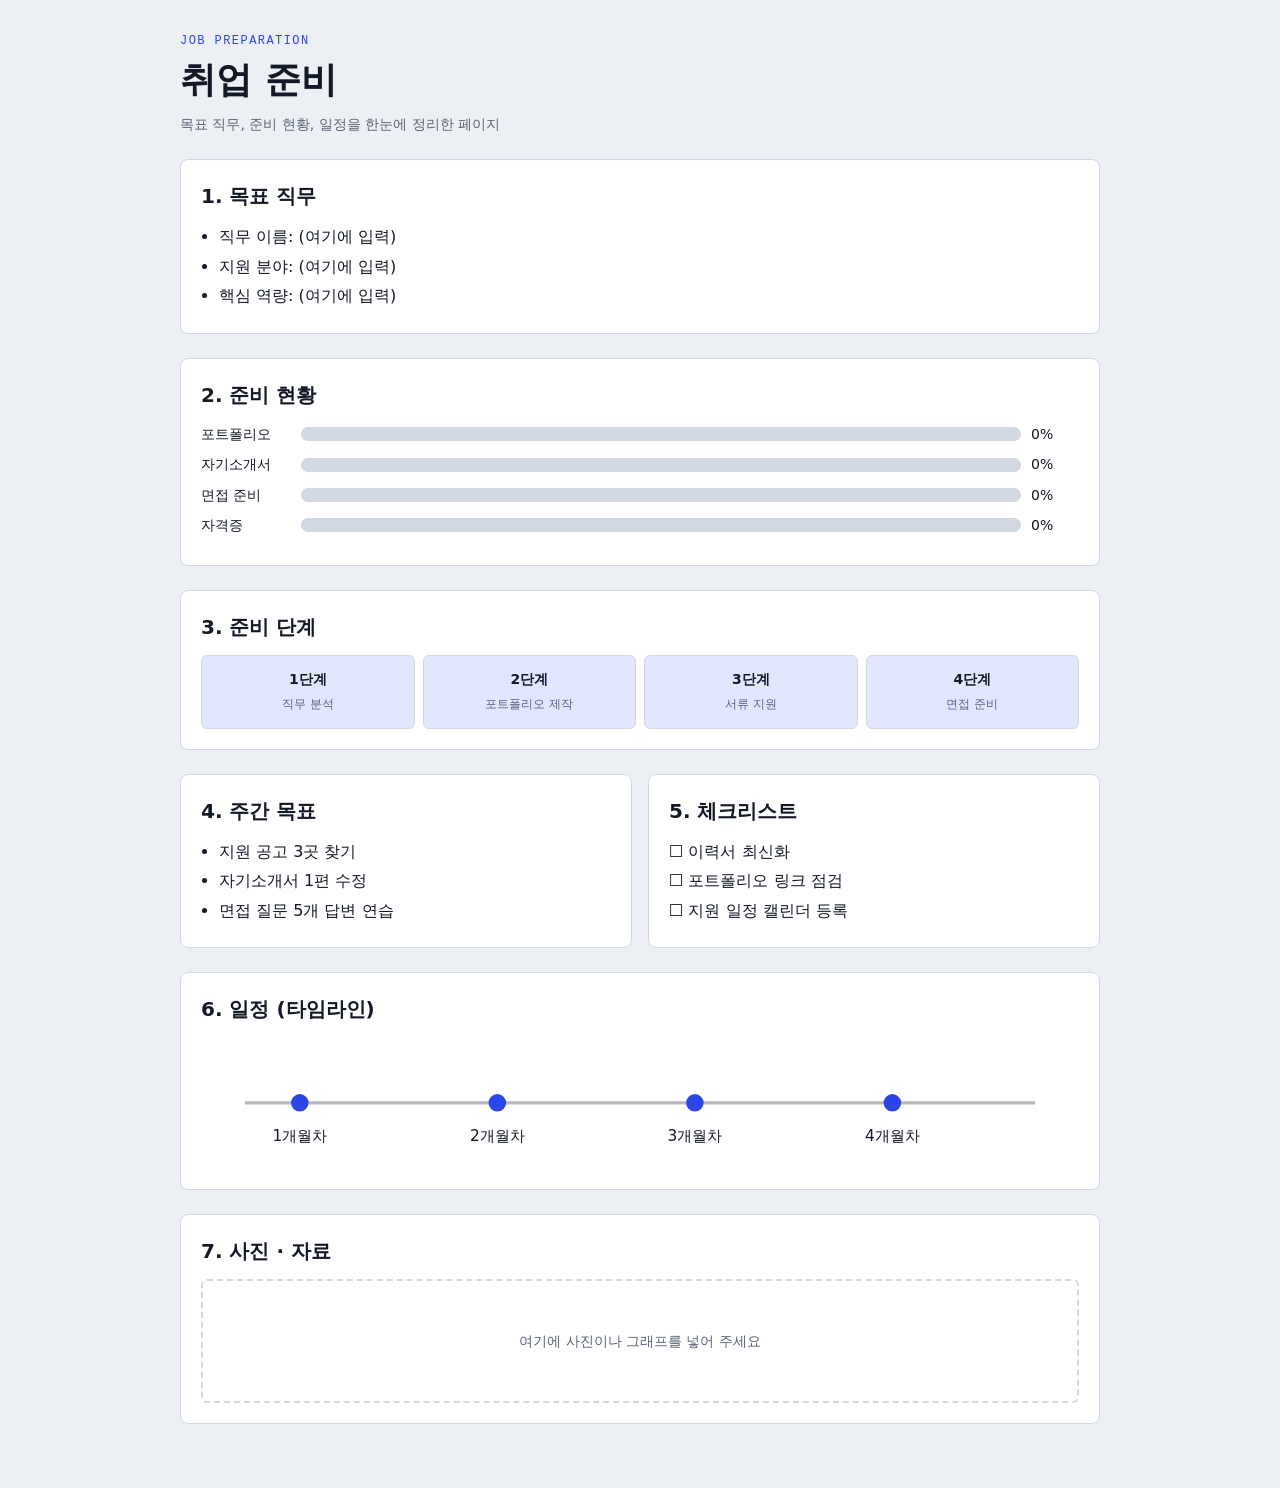
<file: assignments/job-prep.html>
<!doctype html>
<html lang="ko">
<head>
<meta charset="utf-8">
<meta name="viewport" content="width=device-width, initial-scale=1">
<title>취업 준비 · 문선호</title>
<style>
:root{--bg:#ECEFF4;--surface:#FFFFFF;--ink:#131926;--muted:#5A6476;--line:#D2D8E2;--accent:#2B45E6;--accent-soft:#E2E7FF}
@media (prefers-color-scheme: dark){:root:not([data-theme="light"]){--bg:#0E121A;--surface:#161C27;--ink:#E7EBF2;--muted:#98A2B4;--line:#283041;--accent:#8496FF;--accent-soft:#1E2747}}
body{margin:0;background:var(--bg);color:var(--ink);font-family:"IBM Plex Sans KR","Apple SD Gothic Neo","Malgun Gothic",system-ui,sans-serif;line-height:1.6}
.page{max-width:920px;margin:0 auto;padding:32px 16px 64px;display:flex;flex-direction:column;gap:24px}
h1{margin:0;font-size:36px}
h2{margin:0 0 12px;font-size:20px}
.card{background:var(--surface);border:1px solid var(--line);border-radius:8px;padding:20px}
.label{font-family:"IBM Plex Mono",monospace;font-size:12px;letter-spacing:.12em;color:var(--accent);text-transform:uppercase}
.muted{color:var(--muted);font-size:14px;margin:4px 0 0}
ul{margin:0;padding-left:18px}
li{margin:4px 0}
.grid{display:grid;grid-template-columns:repeat(2,minmax(0,1fr));gap:16px}
@media (max-width:640px){.grid{grid-template-columns:minmax(0,1fr)}h1{font-size:30px}}
.bar-row{display:grid;grid-template-columns:90px minmax(0,1fr) 48px;gap:10px;align-items:center;margin:8px 0;font-size:14px}
.bar{height:14px;background:var(--line);border-radius:7px;overflow:hidden}
.bar i{display:block;height:100%;background:var(--accent);border-radius:7px}
.steps{display:flex;gap:8px;flex-wrap:wrap}
.step{flex:1 1 120px;border:1px solid var(--line);border-radius:6px;padding:12px;text-align:center;background:var(--accent-soft)}
.step b{display:block;font-size:14px}
.step span{font-size:12px;color:var(--muted)}
.empty{border:2px dashed var(--line);border-radius:6px;min-height:120px;display:flex;align-items:center;justify-content:center;color:var(--muted);font-size:14px}
svg{width:100%;height:auto;display:block}
</style>
</head>
<body>
<main class="page">
  <header>
    <div class="label">Job Preparation</div>
    <h1>취업 준비</h1>
    <p class="muted">목표 직무, 준비 현황, 일정을 한눈에 정리한 페이지</p>
  </header>

  <section class="card">
    <h2>1. 목표 직무</h2>
    <ul>
      <li>직무 이름: (여기에 입력)</li>
      <li>지원 분야: (여기에 입력)</li>
      <li>핵심 역량: (여기에 입력)</li>
    </ul>
  </section>

  <section class="card">
    <h2>2. 준비 현황</h2>
    <div class="bar-row"><span>포트폴리오</span><div class="bar"><i style="width:0%"></i></div><span>0%</span></div>
    <div class="bar-row"><span>자기소개서</span><div class="bar"><i style="width:0%"></i></div><span>0%</span></div>
    <div class="bar-row"><span>면접 준비</span><div class="bar"><i style="width:0%"></i></div><span>0%</span></div>
    <div class="bar-row"><span>자격증</span><div class="bar"><i style="width:0%"></i></div><span>0%</span></div>
  </section>

  <section class="card">
    <h2>3. 준비 단계</h2>
    <div class="steps">
      <div class="step"><b>1단계</b><span>직무 분석</span></div>
      <div class="step"><b>2단계</b><span>포트폴리오 제작</span></div>
      <div class="step"><b>3단계</b><span>서류 지원</span></div>
      <div class="step"><b>4단계</b><span>면접 준비</span></div>
    </div>
  </section>

  <div class="grid">
    <section class="card">
      <h2>4. 주간 목표</h2>
      <ul>
        <li>지원 공고 3곳 찾기</li>
        <li>자기소개서 1편 수정</li>
        <li>면접 질문 5개 답변 연습</li>
      </ul>
    </section>

    <section class="card">
      <h2>5. 체크리스트</h2>
      <ul style="list-style:none;padding-left:0">
        <li>☐ 이력서 최신화</li>
        <li>☐ 포트폴리오 링크 점검</li>
        <li>☐ 지원 일정 캘린더 등록</li>
      </ul>
    </section>
  </div>

  <section class="card">
    <h2>6. 일정 (타임라인)</h2>
    <svg viewBox="0 0 800 120" role="img" aria-label="취업 준비 일정 타임라인 빈 칸">
      <line x1="40" y1="60" x2="760" y2="60" stroke="currentColor" stroke-opacity=".3" stroke-width="3"/>
      <g fill="var(--accent)">
        <circle cx="90" cy="60" r="8"/><circle cx="270" cy="60" r="8"/><circle cx="450" cy="60" r="8"/><circle cx="630" cy="60" r="8"/>
      </g>
      <g font-size="14" fill="currentColor" text-anchor="middle">
        <text x="90" y="95">1개월차</text><text x="270" y="95">2개월차</text><text x="450" y="95">3개월차</text><text x="630" y="95">4개월차</text>
      </g>
    </svg>
  </section>

  <section class="card">
    <h2>7. 사진 · 자료</h2>
    <div class="empty">여기에 사진이나 그래프를 넣어 주세요</div>
  </section>
</main>
</body>
</html>
</file>
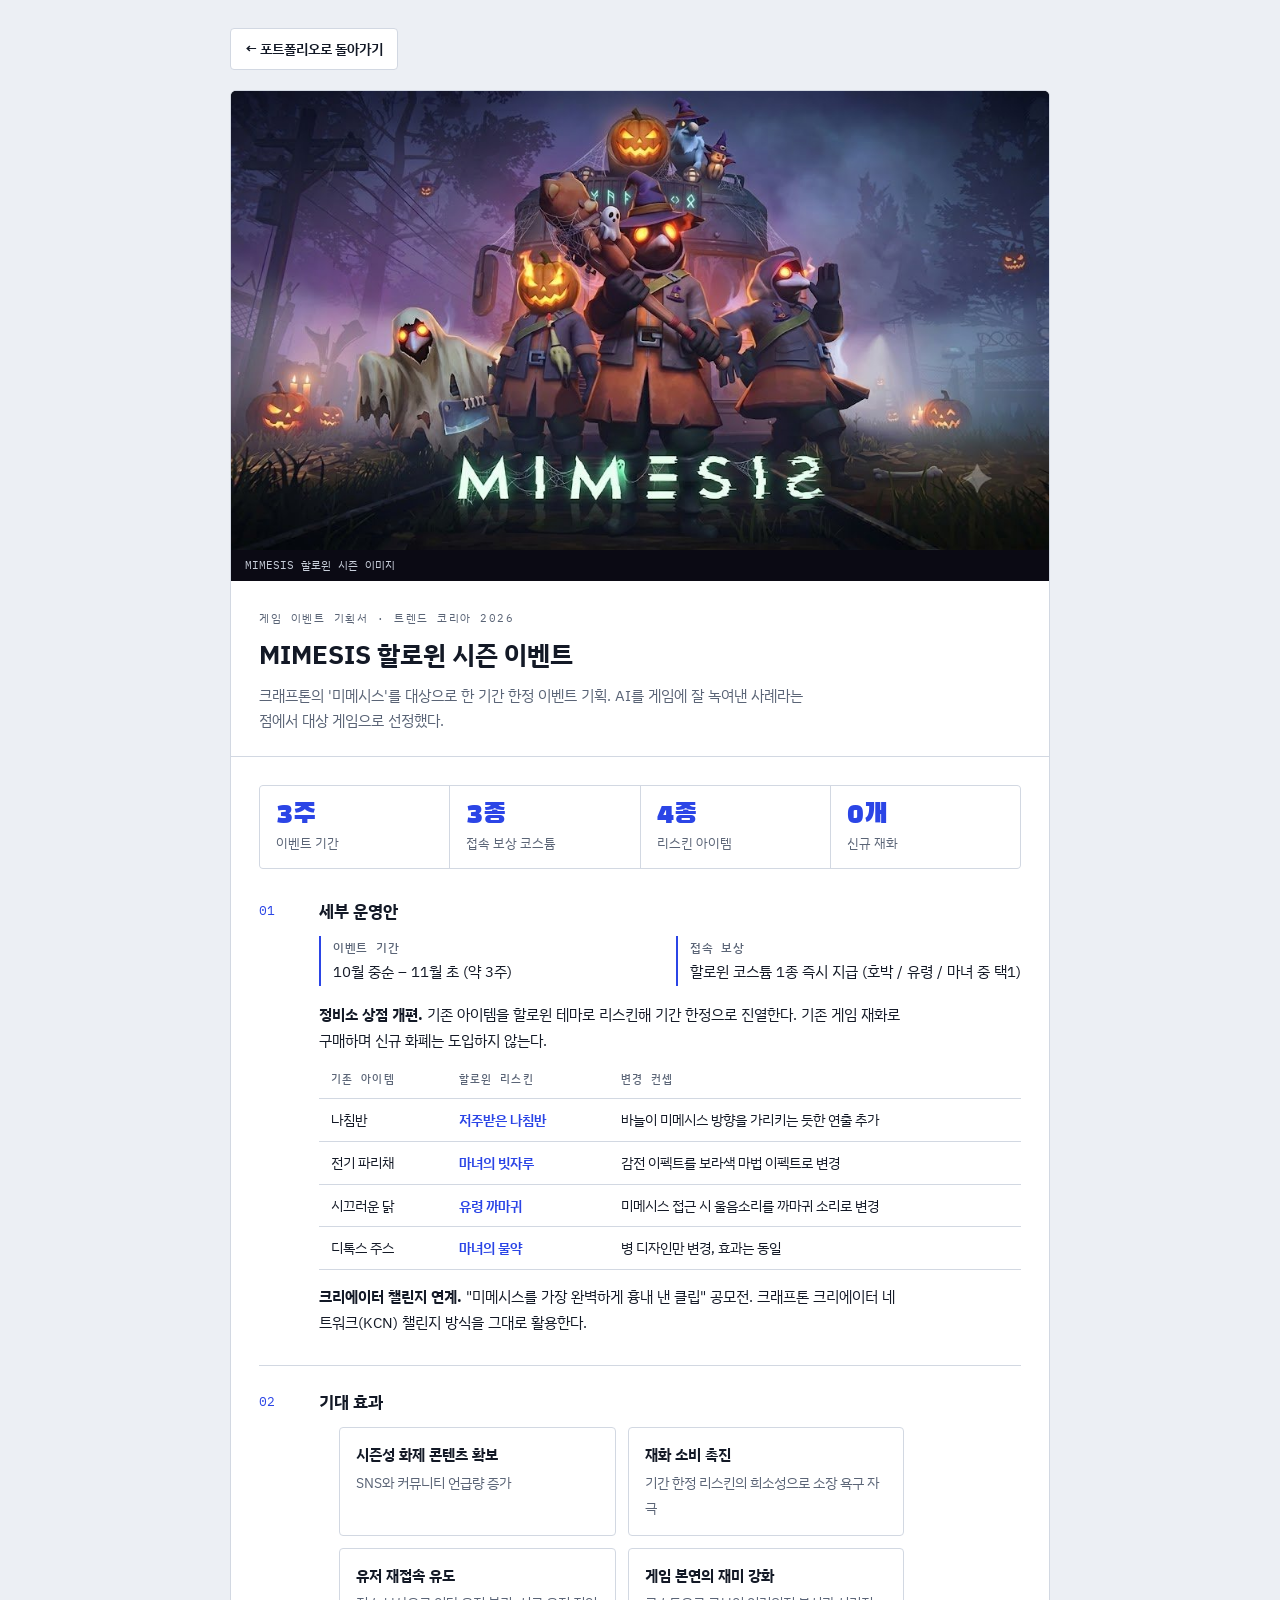
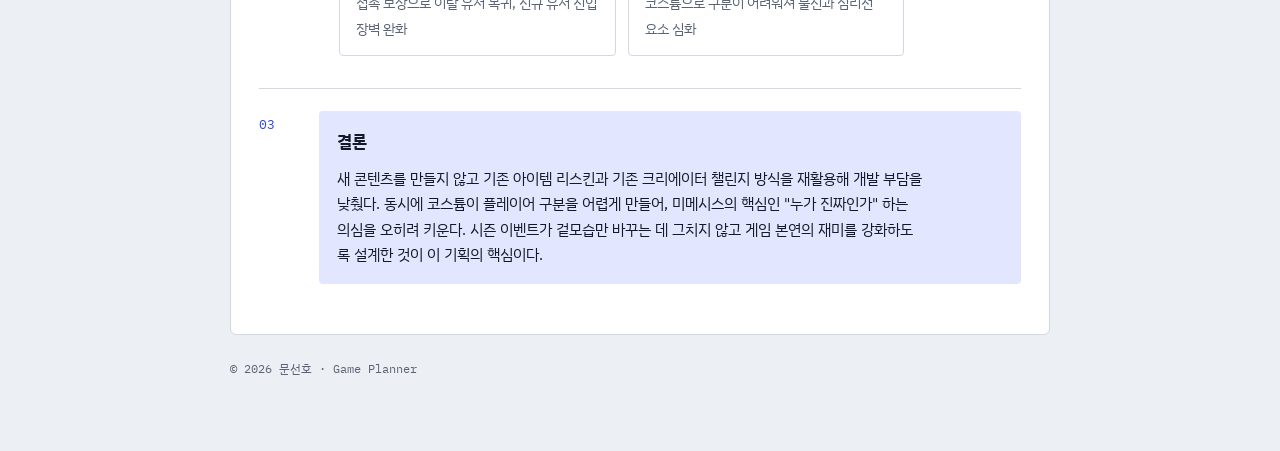
<file: assignments/mimesis.html>
<!doctype html>
<html lang="ko">
<head>
<meta charset="utf-8">
<meta name="viewport" content="width=device-width, initial-scale=1, viewport-fit=cover">
<title>MIMESIS 할로윈 시즌 이벤트 · 문선호</title>
<link rel="preconnect" href="https://fonts.googleapis.com">
<link rel="preconnect" href="https://fonts.gstatic.com" crossorigin>
<link rel="stylesheet" href="https://fonts.googleapis.com/css2?family=Black+Han+Sans&family=IBM+Plex+Mono:wght@400;500&family=IBM+Plex+Sans+KR:wght@400;500;600;700&display=swap">
<link rel="stylesheet" href="../css/assignment.css">
</head>
<body>
<main class="page">
  <a class="back" href="../index.html#assignments">← 포트폴리오로 돌아가기</a>
  <article class="doc">
    <figure class="doc-cover">
      <img src="../assets/img/mimesis-halloween.jpg" alt="호박 머리, 마녀 모자, 유령 천을 쓴 MIMESIS 캐릭터들이 안개 낀 밤 철로 위에 서 있는 할로윈 이미지" width="1024" height="575">
      <figcaption>MIMESIS 할로윈 시즌 이미지</figcaption>
    </figure>
    <header class="doc-head">
      <div class="label">게임 이벤트 기획서 · 트렌드 코리아 2026</div>
      <h1>MIMESIS 할로윈 시즌 이벤트</h1>
      <p>크래프톤의 '미메시스'를 대상으로 한 기간 한정 이벤트 기획. AI를 게임에 잘 녹여낸 사례라는 점에서 대상 게임으로 선정했다.</p>
    </header>
    <div class="doc-body">
      <div class="stats">
        <div><b>3주</b><span>이벤트 기간</span></div>
        <div><b>3종</b><span>접속 보상 코스튬</span></div>
        <div><b>4종</b><span>리스킨 아이템</span></div>
        <div><b>0개</b><span>신규 재화</span></div>
      </div>
      <section class="part">
        <div class="no">01</div>
        <div>
          <h2>세부 운영안</h2>
          <div class="facts">
            <div class="fact"><b>이벤트 기간</b>10월 중순 – 11월 초 (약 3주)</div>
            <div class="fact"><b>접속 보상</b>할로윈 코스튬 1종 즉시 지급 (호박 / 유령 / 마녀 중 택1)</div>
          </div>
          <p><strong>정비소 상점 개편.</strong> 기존 아이템을 할로윈 테마로 리스킨해 기간 한정으로 진열한다. 기존 게임 재화로 구매하며 신규 화폐는 도입하지 않는다.</p>
          <div class="table-wrap">
            <table class="reskin">
              <thead><tr><th>기존 아이템</th><th>할로윈 리스킨</th><th>변경 컨셉</th></tr></thead>
              <tbody>
                <tr><td>나침반</td><td>저주받은 나침반</td><td>바늘이 미메시스 방향을 가리키는 듯한 연출 추가</td></tr>
                <tr><td>전기 파리채</td><td>마녀의 빗자루</td><td>감전 이펙트를 보라색 마법 이펙트로 변경</td></tr>
                <tr><td>시끄러운 닭</td><td>유령 까마귀</td><td>미메시스 접근 시 울음소리를 까마귀 소리로 변경</td></tr>
                <tr><td>디톡스 주스</td><td>마녀의 물약</td><td>병 디자인만 변경, 효과는 동일</td></tr>
              </tbody>
            </table>
          </div>
          <p><strong>크리에이터 챌린지 연계.</strong> "미메시스를 가장 완벽하게 흉내 낸 클립" 공모전. 크래프톤 크리에이터 네트워크(KCN) 챌린지 방식을 그대로 활용한다.</p>
        </div>
      </section>
      <section class="part">
        <div class="no">02</div>
        <div>
          <h2>기대 효과</h2>
          <ul class="effects">
            <li><b>시즌성 화제 콘텐츠 확보</b><span>SNS와 커뮤니티 언급량 증가</span></li>
            <li><b>재화 소비 촉진</b><span>기간 한정 리스킨의 희소성으로 소장 욕구 자극</span></li>
            <li><b>유저 재접속 유도</b><span>접속 보상으로 이탈 유저 복귀, 신규 유저 진입 장벽 완화</span></li>
            <li><b>게임 본연의 재미 강화</b><span>코스튬으로 구분이 어려워져 불신과 심리전 요소 심화</span></li>
          </ul>
        </div>
      </section>
      <section class="part conclusion">
        <div class="no">03</div>
        <div>
          <h2>결론</h2>
          <p>새 콘텐츠를 만들지 않고 기존 아이템 리스킨과 기존 크리에이터 챌린지 방식을 재활용해 개발 부담을 낮췄다. 동시에 코스튬이 플레이어 구분을 어렵게 만들어, 미메시스의 핵심인 "누가 진짜인가" 하는 의심을 오히려 키운다. 시즌 이벤트가 겉모습만 바꾸는 데 그치지 않고 게임 본연의 재미를 강화하도록 설계한 것이 이 기획의 핵심이다.</p>
        </div>
      </section>
    </div>
  </article>
  <footer>© 2026 문선호 · Game Planner</footer>
</main>
</body>
</html>
</file>
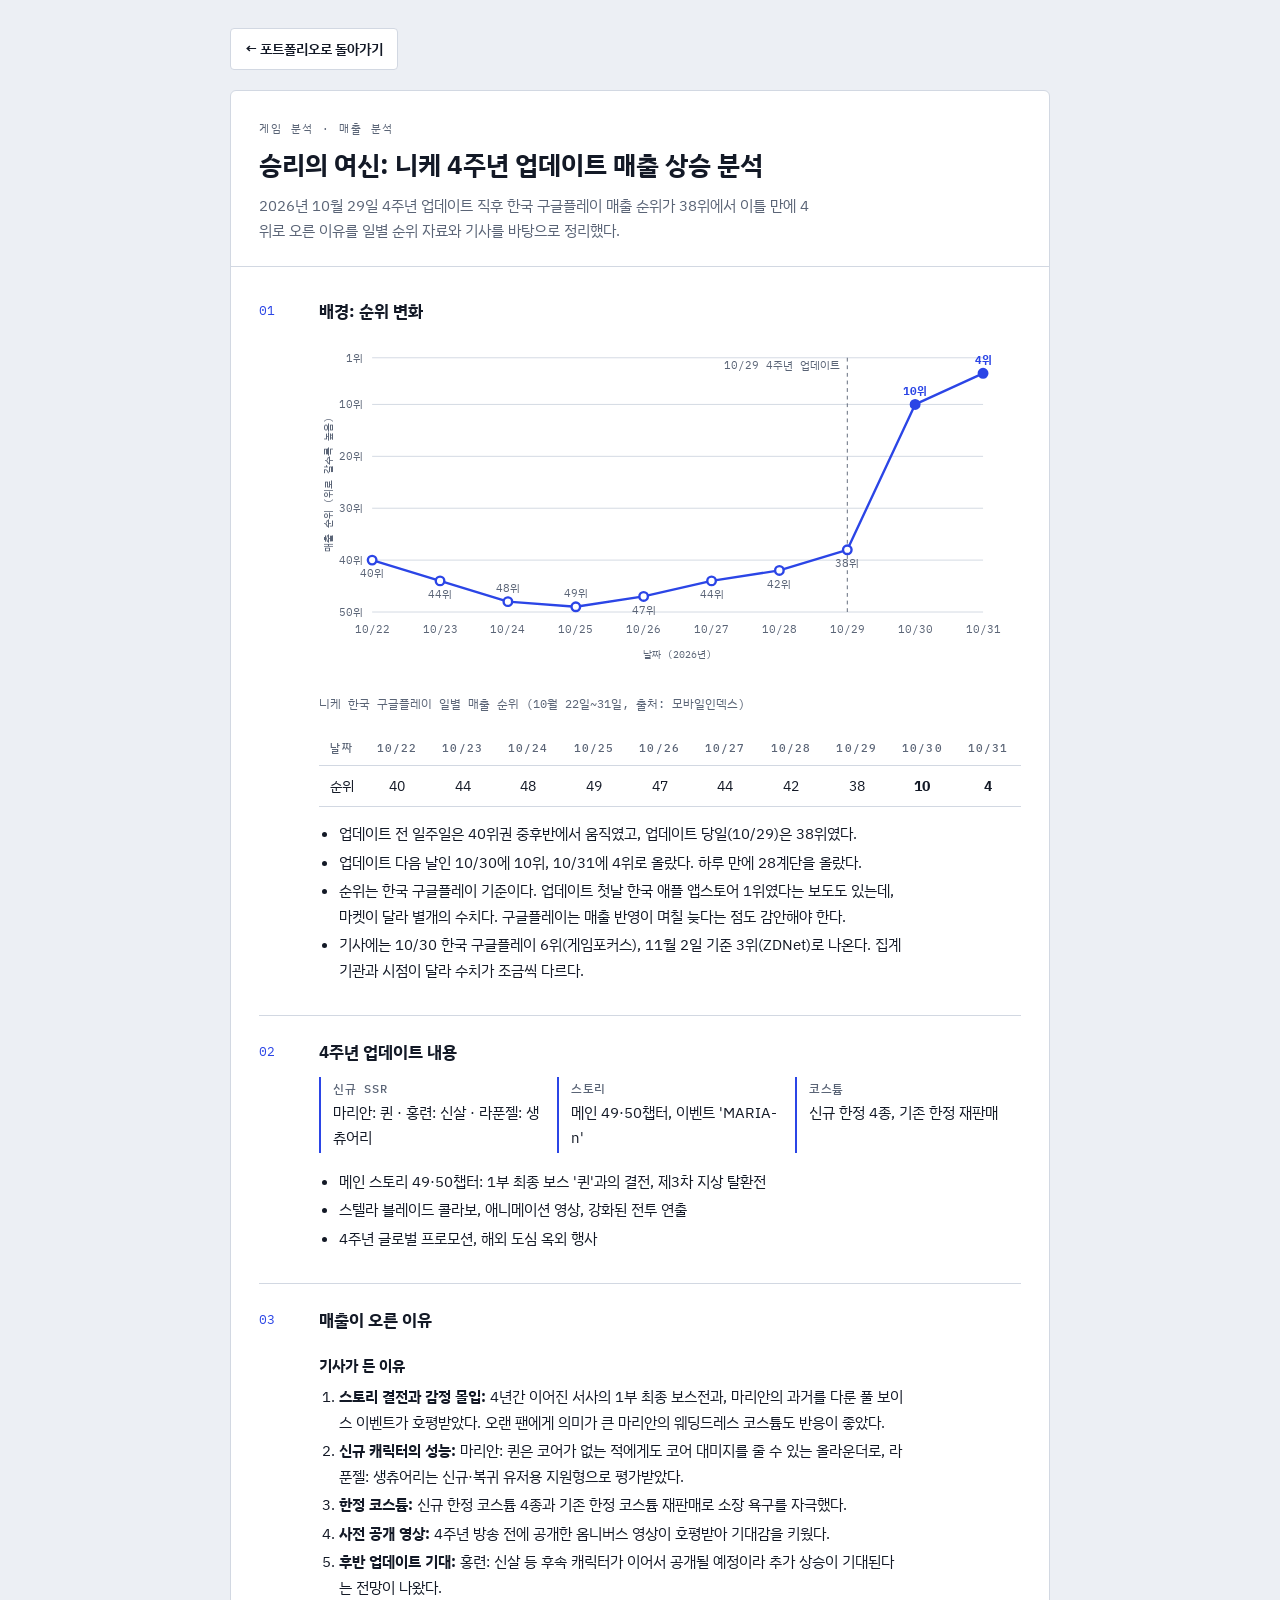
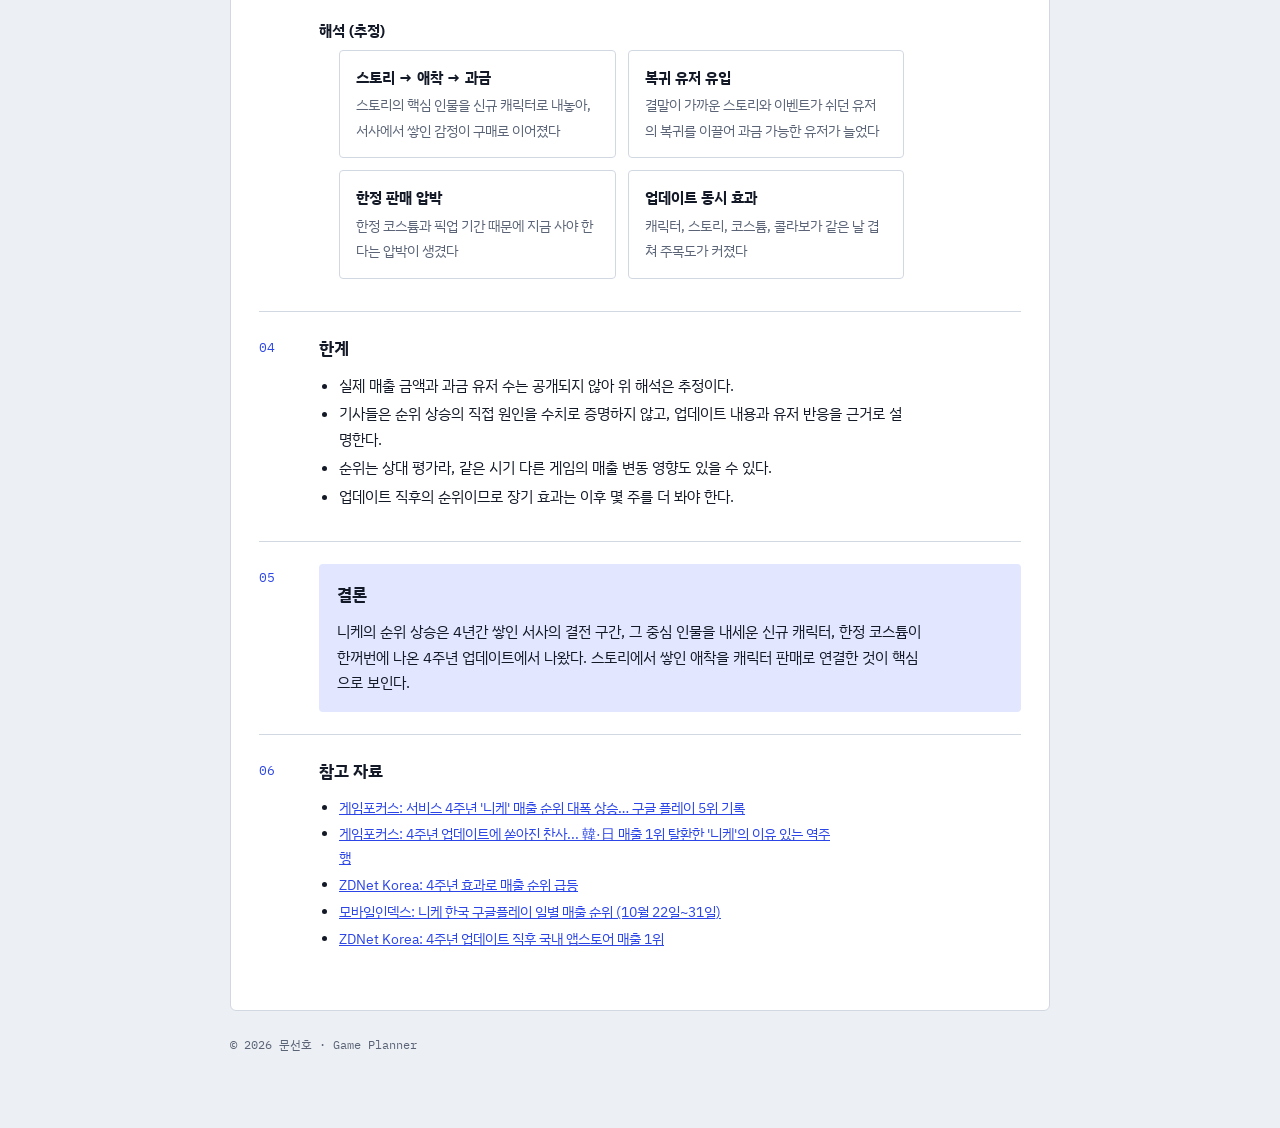
<file: assignments/nikke.html>
<!doctype html>
<html lang="ko">
<head>
<meta charset="utf-8">
<meta name="viewport" content="width=device-width, initial-scale=1, viewport-fit=cover">
<title>니케 4주년 매출 상승 분석 · 문선호</title>
<link rel="preconnect" href="https://fonts.googleapis.com">
<link rel="preconnect" href="https://fonts.gstatic.com" crossorigin>
<link rel="stylesheet" href="https://fonts.googleapis.com/css2?family=Black+Han+Sans&family=IBM+Plex+Mono:wght@400;500&family=IBM+Plex+Sans+KR:wght@400;500;600;700&display=swap">
<link rel="stylesheet" href="../css/assignment.css">
</head>
<body>
<main class="page">
  <a class="back" href="../index.html#assignments">← 포트폴리오로 돌아가기</a>
  <article class="doc">
    <header class="doc-head">
      <div class="label">게임 분석 · 매출 분석</div>
      <h1>승리의 여신: 니케 4주년 업데이트 매출 상승 분석</h1>
      <p>2026년 10월 29일 4주년 업데이트 직후 한국 구글플레이 매출 순위가 38위에서 이틀 만에 4위로 오른 이유를 일별 순위 자료와 기사를 바탕으로 정리했다.</p>
    </header>
    <div class="doc-body">
      <section class="part">
        <div class="no">01</div>
        <div>
          <h2>배경: 순위 변화</h2>
          <figure class="chart-fig">
            <svg class="chart" viewBox="0 0 740 372" role="img" aria-labelledby="chart-t chart-d" xmlns="http://www.w3.org/2000/svg">
            <title id="chart-t">니케 한국 구글플레이 일별 매출 순위, 10월 22일~31일</title>
            <desc id="chart-d">10월 22일 40위에서 10월 25일 49위까지 내려갔다가 29일 38위로 회복하고, 업데이트 다음 날인 30일 10위, 31일 4위로 급등했다.</desc>
            <line class="grid" x1="56" y1="24.0" x2="700" y2="24.0"/>
            <text class="tick" x="46" y="28.0" text-anchor="end">1위</text>
            <line class="grid" x1="56" y1="73.2" x2="700" y2="73.2"/>
            <text class="tick" x="46" y="77.2" text-anchor="end">10위</text>
            <line class="grid" x1="56" y1="127.9" x2="700" y2="127.9"/>
            <text class="tick" x="46" y="131.9" text-anchor="end">20위</text>
            <line class="grid" x1="56" y1="182.6" x2="700" y2="182.6"/>
            <text class="tick" x="46" y="186.6" text-anchor="end">30위</text>
            <line class="grid" x1="56" y1="237.3" x2="700" y2="237.3"/>
            <text class="tick" x="46" y="241.3" text-anchor="end">40위</text>
            <line class="grid" x1="56" y1="292.0" x2="700" y2="292.0"/>
            <text class="tick" x="46" y="296.0" text-anchor="end">50위</text>
            <line class="mark" x1="556.9" y1="24" x2="556.9" y2="292"/>
            <text class="marktext" x="548.9" y="36" text-anchor="end">10/29 4주년 업데이트</text>
            <polyline class="line" points="56.0,237.3 127.6,259.2 199.1,281.1 270.7,286.5 342.2,275.6 413.8,259.2 485.3,248.2 556.9,226.4 628.4,73.2 700.0,40.4"/>
            <circle class="dot" cx="56.0" cy="237.3" r="4.5"/>
            <text class="val" x="56.0" y="255.3" text-anchor="middle">40위</text>
            <text class="tick" x="56.0" y="314" text-anchor="middle">10/22</text>
            <circle class="dot" cx="127.6" cy="259.2" r="4.5"/>
            <text class="val" x="127.6" y="277.2" text-anchor="middle">44위</text>
            <text class="tick" x="127.6" y="314" text-anchor="middle">10/23</text>
            <circle class="dot" cx="199.1" cy="281.1" r="4.5"/>
            <text class="val" x="199.1" y="271.1" text-anchor="middle">48위</text>
            <text class="tick" x="199.1" y="314" text-anchor="middle">10/24</text>
            <circle class="dot" cx="270.7" cy="286.5" r="4.5"/>
            <text class="val" x="270.7" y="276.5" text-anchor="middle">49위</text>
            <text class="tick" x="270.7" y="314" text-anchor="middle">10/25</text>
            <circle class="dot" cx="342.2" cy="275.6" r="4.5"/>
            <text class="val" x="342.2" y="293.6" text-anchor="middle">47위</text>
            <text class="tick" x="342.2" y="314" text-anchor="middle">10/26</text>
            <circle class="dot" cx="413.8" cy="259.2" r="4.5"/>
            <text class="val" x="413.8" y="277.2" text-anchor="middle">44위</text>
            <text class="tick" x="413.8" y="314" text-anchor="middle">10/27</text>
            <circle class="dot" cx="485.3" cy="248.2" r="4.5"/>
            <text class="val" x="485.3" y="266.2" text-anchor="middle">42위</text>
            <text class="tick" x="485.3" y="314" text-anchor="middle">10/28</text>
            <circle class="dot" cx="556.9" cy="226.4" r="4.5"/>
            <text class="val" x="556.9" y="244.4" text-anchor="middle">38위</text>
            <text class="tick" x="556.9" y="314" text-anchor="middle">10/29</text>
            <circle class="dot hi" cx="628.4" cy="73.2" r="4.5"/>
            <text class="val hi" x="628.4" y="63.2" text-anchor="middle">10위</text>
            <text class="tick" x="628.4" y="314" text-anchor="middle">10/30</text>
            <circle class="dot hi" cx="700.0" cy="40.4" r="4.5"/>
            <text class="val hi" x="700.0" y="30.4" text-anchor="middle">4위</text>
            <text class="tick" x="700.0" y="314" text-anchor="middle">10/31</text>
            <text class="axis" x="378" y="340" text-anchor="middle">날짜 (2026년)</text>
            <text class="axis" transform="translate(14 158) rotate(-90)" text-anchor="middle">매출 순위 (위로 갈수록 높음)</text>
            </svg>
            <figcaption>니케 한국 구글플레이 일별 매출 순위 (10월 22일~31일, 출처: 모바일인덱스)</figcaption>
          </figure>
          <div class="table-wrap">
            <table class="rank-daily">
              <thead><tr><th>날짜</th><th>10/22</th><th>10/23</th><th>10/24</th><th>10/25</th><th>10/26</th><th>10/27</th><th>10/28</th><th>10/29</th><th>10/30</th><th>10/31</th></tr></thead>
              <tbody><tr><td>순위</td><td>40</td><td>44</td><td>48</td><td>49</td><td>47</td><td>44</td><td>42</td><td>38</td><td><b>10</b></td><td><b>4</b></td></tr></tbody>
            </table>
          </div>
          <ul>
            <li>업데이트 전 일주일은 40위권 중후반에서 움직였고, 업데이트 당일(10/29)은 38위였다.</li>
            <li>업데이트 다음 날인 10/30에 10위, 10/31에 4위로 올랐다. 하루 만에 28계단을 올랐다.</li>
            <li>순위는 한국 구글플레이 기준이다. 업데이트 첫날 한국 애플 앱스토어 1위였다는 보도도 있는데, 마켓이 달라 별개의 수치다. 구글플레이는 매출 반영이 며칠 늦다는 점도 감안해야 한다.</li>
            <li>기사에는 10/30 한국 구글플레이 6위(게임포커스), 11월 2일 기준 3위(ZDNet)로 나온다. 집계 기관과 시점이 달라 수치가 조금씩 다르다.</li>
          </ul>
        </div>
      </section>
      <section class="part">
        <div class="no">02</div>
        <div>
          <h2>4주년 업데이트 내용</h2>
          <div class="facts">
            <div class="fact"><b>신규 SSR</b>마리안: 퀸 · 홍련: 신살 · 라푼젤: 생츄어리</div>
            <div class="fact"><b>스토리</b>메인 49·50챕터, 이벤트 'MARIA-n'</div>
            <div class="fact"><b>코스튬</b>신규 한정 4종, 기존 한정 재판매</div>
          </div>
          <ul>
            <li>메인 스토리 49·50챕터: 1부 최종 보스 '퀸'과의 결전, 제3차 지상 탈환전</li>
            <li>스텔라 블레이드 콜라보, 애니메이션 영상, 강화된 전투 연출</li>
            <li>4주년 글로벌 프로모션, 해외 도심 옥외 행사</li>
          </ul>
        </div>
      </section>
      <section class="part">
        <div class="no">03</div>
        <div>
          <h2>매출이 오른 이유</h2>
          <h3>기사가 든 이유</h3>
          <ol>
            <li><b>스토리 결전과 감정 몰입:</b> 4년간 이어진 서사의 1부 최종 보스전과, 마리안의 과거를 다룬 풀 보이스 이벤트가 호평받았다. 오랜 팬에게 의미가 큰 마리안의 웨딩드레스 코스튬도 반응이 좋았다.</li>
            <li><b>신규 캐릭터의 성능:</b> 마리안: 퀸은 코어가 없는 적에게도 코어 대미지를 줄 수 있는 올라운더로, 라푼젤: 생츄어리는 신규·복귀 유저용 지원형으로 평가받았다.</li>
            <li><b>한정 코스튬:</b> 신규 한정 코스튬 4종과 기존 한정 코스튬 재판매로 소장 욕구를 자극했다.</li>
            <li><b>사전 공개 영상:</b> 4주년 방송 전에 공개한 옴니버스 영상이 호평받아 기대감을 키웠다.</li>
            <li><b>후반 업데이트 기대:</b> 홍련: 신살 등 후속 캐릭터가 이어서 공개될 예정이라 추가 상승이 기대된다는 전망이 나왔다.</li>
          </ol>
          <h3>해석 (추정)</h3>
          <ul class="effects">
            <li><b>스토리 → 애착 → 과금</b><span>스토리의 핵심 인물을 신규 캐릭터로 내놓아, 서사에서 쌓인 감정이 구매로 이어졌다</span></li>
            <li><b>복귀 유저 유입</b><span>결말이 가까운 스토리와 이벤트가 쉬던 유저의 복귀를 이끌어 과금 가능한 유저가 늘었다</span></li>
            <li><b>한정 판매 압박</b><span>한정 코스튬과 픽업 기간 때문에 지금 사야 한다는 압박이 생겼다</span></li>
            <li><b>업데이트 동시 효과</b><span>캐릭터, 스토리, 코스튬, 콜라보가 같은 날 겹쳐 주목도가 커졌다</span></li>
          </ul>
        </div>
      </section>
      <section class="part">
        <div class="no">04</div>
        <div>
          <h2>한계</h2>
          <ul>
            <li>실제 매출 금액과 과금 유저 수는 공개되지 않아 위 해석은 추정이다.</li>
            <li>기사들은 순위 상승의 직접 원인을 수치로 증명하지 않고, 업데이트 내용과 유저 반응을 근거로 설명한다.</li>
            <li>순위는 상대 평가라, 같은 시기 다른 게임의 매출 변동 영향도 있을 수 있다.</li>
            <li>업데이트 직후의 순위이므로 장기 효과는 이후 몇 주를 더 봐야 한다.</li>
          </ul>
        </div>
      </section>
      <section class="part conclusion">
        <div class="no">05</div>
        <div>
          <h2>결론</h2>
          <p>니케의 순위 상승은 4년간 쌓인 서사의 결전 구간, 그 중심 인물을 내세운 신규 캐릭터, 한정 코스튬이 한꺼번에 나온 4주년 업데이트에서 나왔다. 스토리에서 쌓인 애착을 캐릭터 판매로 연결한 것이 핵심으로 보인다.</p>
        </div>
      </section>
      <section class="part">
        <div class="no">06</div>
        <div>
          <h2>참고 자료</h2>
          <ul class="sources">
            <li><a href="https://gamefocus.co.kr/detail.php?number=180225" target="_blank" rel="noopener">게임포커스: 서비스 4주년 '니케' 매출 순위 대폭 상승… 구글 플레이 5위 기록</a></li>
            <li><a href="https://gamefocus.co.kr/detail.php?number=180198" target="_blank" rel="noopener">게임포커스: 4주년 업데이트에 쏟아진 찬사... 韓·日 매출 1위 탈환한 '니케'의 이유 있는 역주행</a></li>
            <li><a href="https://zdnet.co.kr/view/?no=20261102094333" target="_blank" rel="noopener">ZDNet Korea: 4주년 효과로 매출 순위 급등</a></li>
            <li><a href="https://www.mobileindex.com/" target="_blank" rel="noopener">모바일인덱스: 니케 한국 구글플레이 일별 매출 순위 (10월 22일~31일)</a></li>
            <li><a href="https://zdnet.co.kr/view/?no=20261029174322" target="_blank" rel="noopener">ZDNet Korea: 4주년 업데이트 직후 국내 앱스토어 매출 1위</a></li>
          </ul>
        </div>
      </section>
    </div>
  </article>
  <footer>© 2026 문선호 · Game Planner</footer>
</main>
</body>
</html>
</file>
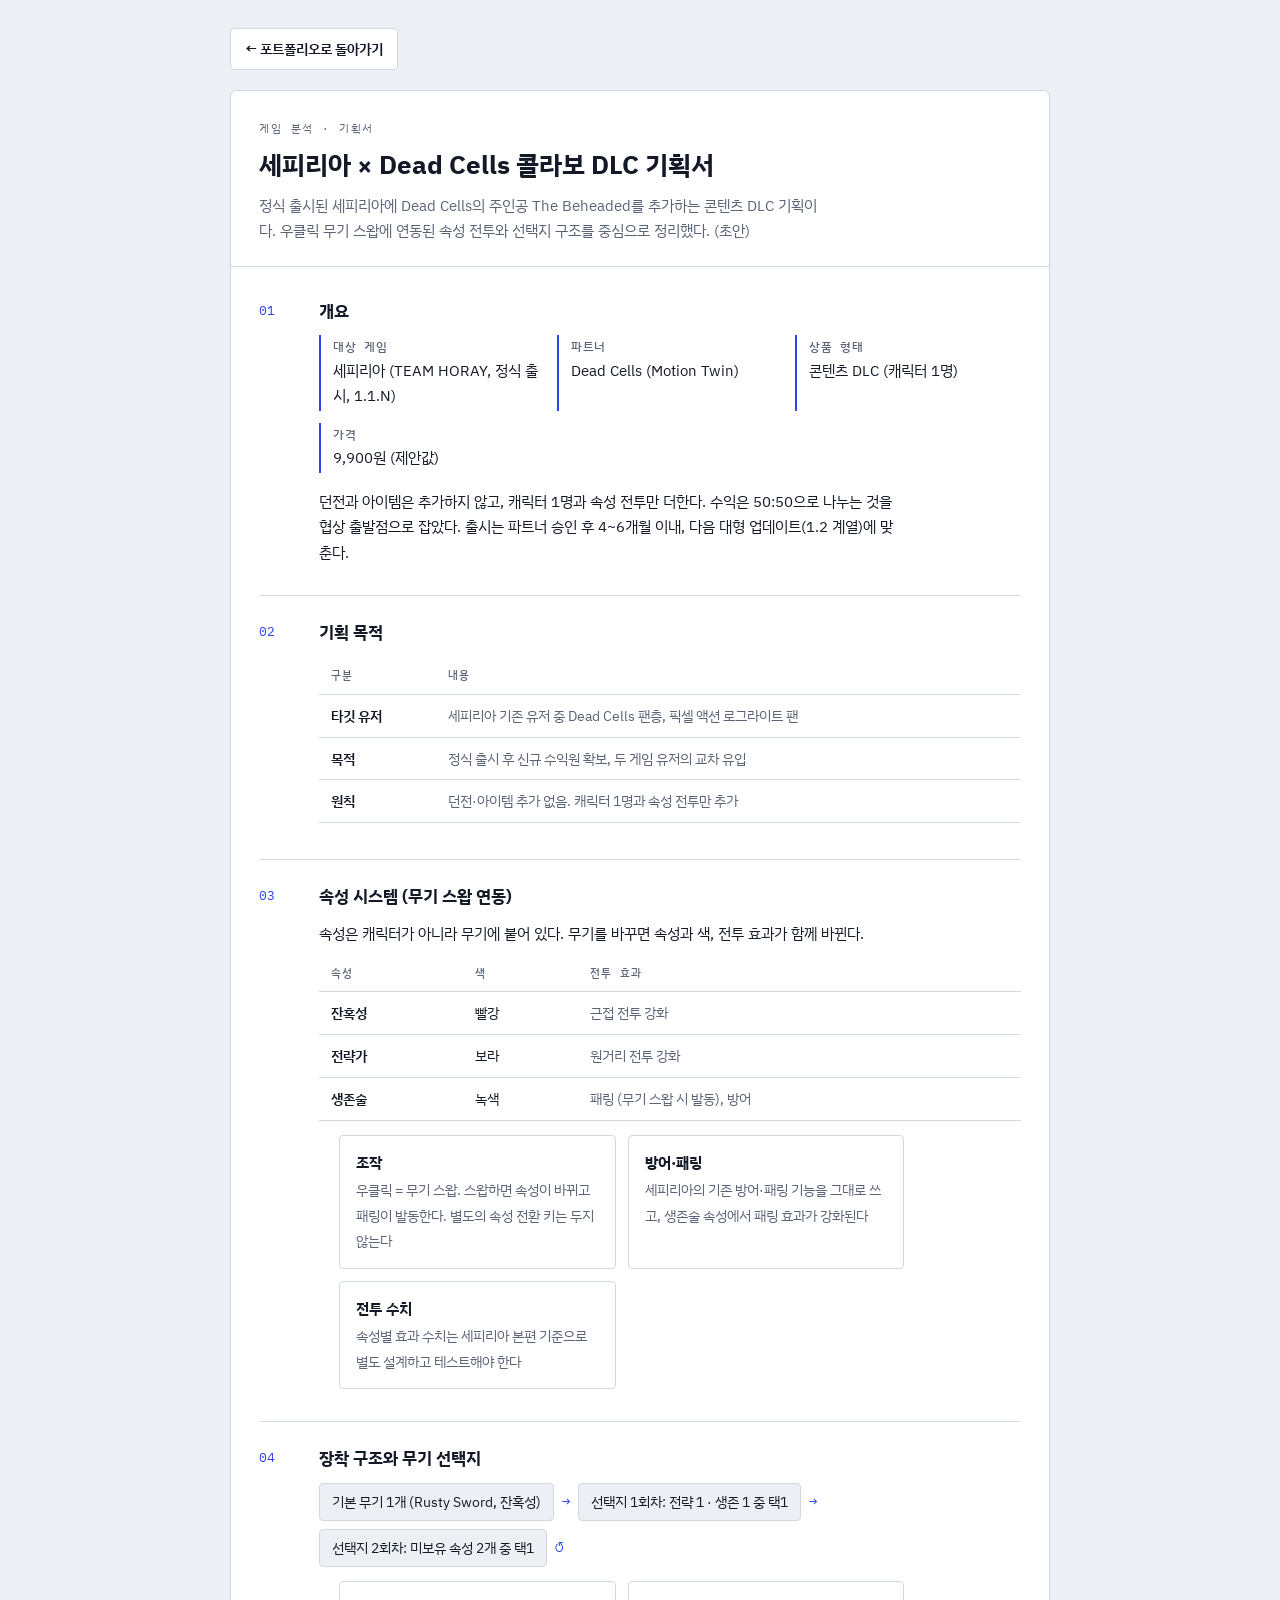
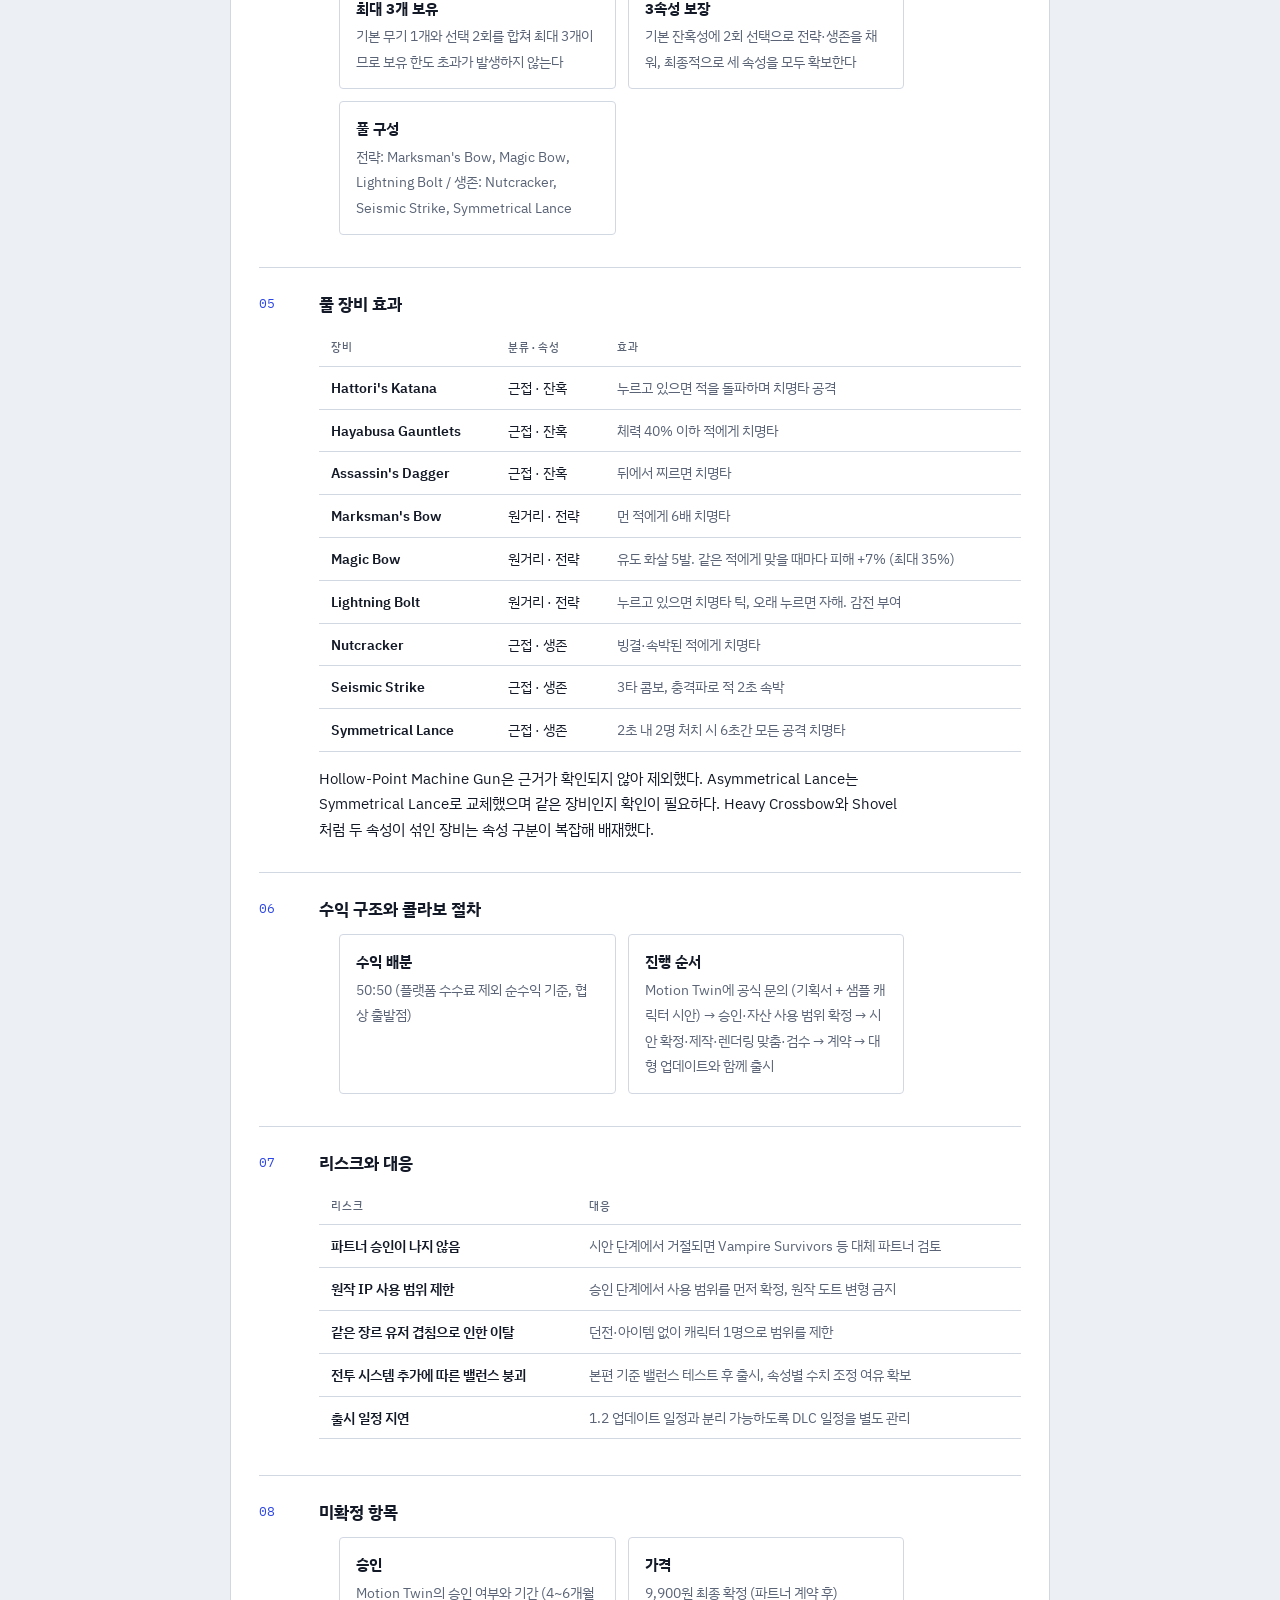
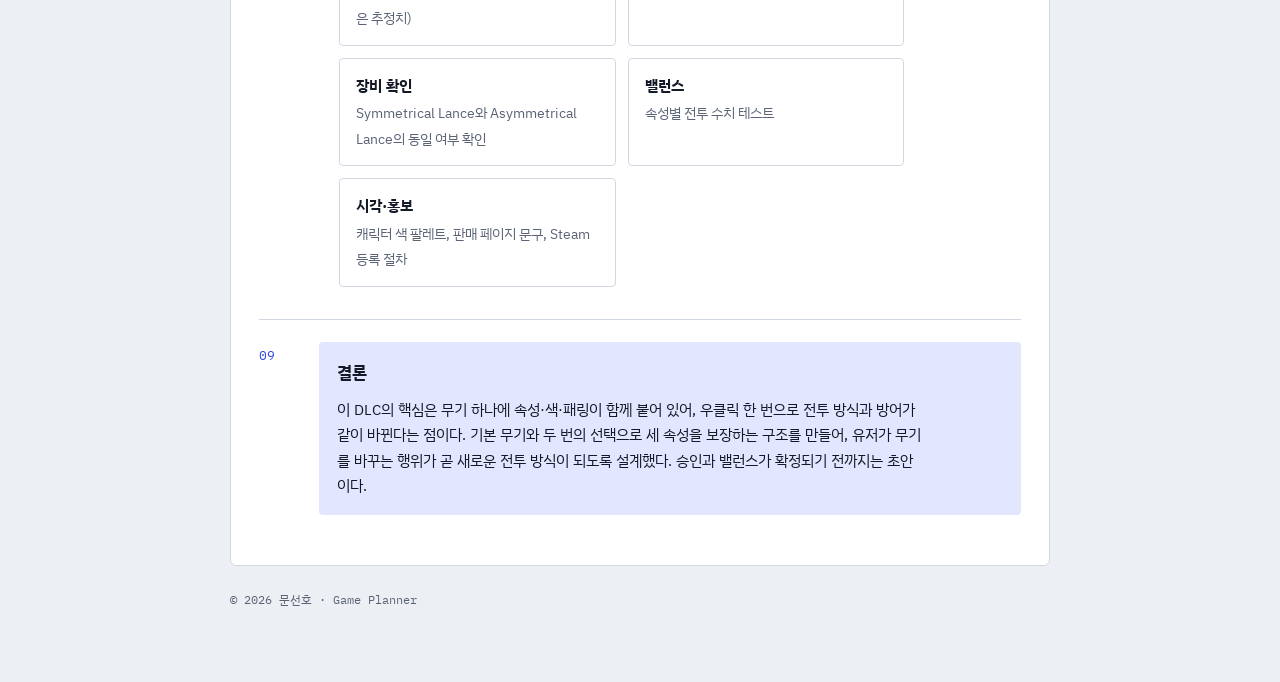
<file: assignments/sephiria.html>
<!doctype html>
<html lang="ko">
<head>
<meta charset="utf-8">
<meta name="viewport" content="width=device-width, initial-scale=1, viewport-fit=cover">
<title>세피리아 × Dead Cells 콜라보 DLC 기획서 · 문선호</title>
<link rel="preconnect" href="https://fonts.googleapis.com">
<link rel="preconnect" href="https://fonts.gstatic.com" crossorigin>
<link rel="stylesheet" href="https://fonts.googleapis.com/css2?family=Black+Han+Sans&family=IBM+Plex+Mono:wght@400;500&family=IBM+Plex+Sans+KR:wght@400;500;600;700&display=swap">
<link rel="stylesheet" href="../css/assignment.css">
</head>
<body>
<main class="page">
  <a class="back" href="../index.html#assignments">← 포트폴리오로 돌아가기</a>
  <article class="doc">
    <header class="doc-head">
      <div class="label">게임 분석 · 기획서</div>
      <h1>세피리아 × Dead Cells 콜라보 DLC 기획서</h1>
      <p>정식 출시된 세피리아에 Dead Cells의 주인공 The Beheaded를 추가하는 콘텐츠 DLC 기획이다. 우클릭 무기 스왑에 연동된 속성 전투와 선택지 구조를 중심으로 정리했다. (초안)</p>
    </header>
    <div class="doc-body">
      <section class="part">
        <div class="no">01</div>
        <div>
          <h2>개요</h2>
          <div class="facts">
            <div class="fact"><b>대상 게임</b>세피리아 (TEAM HORAY, 정식 출시, 1.1.N)</div>
            <div class="fact"><b>파트너</b>Dead Cells (Motion Twin)</div>
            <div class="fact"><b>상품 형태</b>콘텐츠 DLC (캐릭터 1명)</div>
            <div class="fact"><b>가격</b>9,900원 (제안값)</div>
          </div>
          <p>던전과 아이템은 추가하지 않고, 캐릭터 1명과 속성 전투만 더한다. 수익은 50:50으로 나누는 것을 협상 출발점으로 잡았다. 출시는 파트너 승인 후 4~6개월 이내, 다음 대형 업데이트(1.2 계열)에 맞춘다.</p>
        </div>
      </section>

      <section class="part">
        <div class="no">02</div>
        <div>
          <h2>기획 목적</h2>
          <div class="table-wrap">
            <table class="fun">
              <thead><tr><th>구분</th><th>내용</th></tr></thead>
              <tbody>
                <tr><td>타깃 유저</td><td>세피리아 기존 유저 중 Dead Cells 팬층, 픽셀 액션 로그라이트 팬</td></tr>
                <tr><td>목적</td><td>정식 출시 후 신규 수익원 확보, 두 게임 유저의 교차 유입</td></tr>
                <tr><td>원칙</td><td>던전·아이템 추가 없음. 캐릭터 1명과 속성 전투만 추가</td></tr>
              </tbody>
            </table>
          </div>
        </div>
      </section>

      <section class="part">
        <div class="no">03</div>
        <div>
          <h2>속성 시스템 (무기 스왑 연동)</h2>
          <p>속성은 캐릭터가 아니라 무기에 붙어 있다. 무기를 바꾸면 속성과 색, 전투 효과가 함께 바뀐다.</p>
          <div class="table-wrap">
            <table class="fun">
              <thead><tr><th>속성</th><th>색</th><th>전투 효과</th></tr></thead>
              <tbody>
                <tr><td>잔혹성</td><td>빨강</td><td>근접 전투 강화</td></tr>
                <tr><td>전략가</td><td>보라</td><td>원거리 전투 강화</td></tr>
                <tr><td>생존술</td><td>녹색</td><td>패링 (무기 스왑 시 발동), 방어</td></tr>
              </tbody>
            </table>
          </div>
          <ul class="effects">
            <li><b>조작</b><span>우클릭 = 무기 스왑. 스왑하면 속성이 바뀌고 패링이 발동한다. 별도의 속성 전환 키는 두지 않는다</span></li>
            <li><b>방어·패링</b><span>세피리아의 기존 방어·패링 기능을 그대로 쓰고, 생존술 속성에서 패링 효과가 강화된다</span></li>
            <li><b>전투 수치</b><span>속성별 효과 수치는 세피리아 본편 기준으로 별도 설계하고 테스트해야 한다</span></li>
          </ul>
        </div>
      </section>

      <section class="part">
        <div class="no">04</div>
        <div>
          <h2>장착 구조와 무기 선택지</h2>
          <div class="loop">
            <span>기본 무기 1개 (Rusty Sword, 잔혹성)</span><i>→</i>
            <span>선택지 1회차: 전략 1 · 생존 1 중 택1</span><i>→</i>
            <span>선택지 2회차: 미보유 속성 2개 중 택1</span><i>↺</i>
          </div>
          <ul class="effects">
            <li><b>최대 3개 보유</b><span>기본 무기 1개와 선택 2회를 합쳐 최대 3개이므로 보유 한도 초과가 발생하지 않는다</span></li>
            <li><b>3속성 보장</b><span>기본 잔혹성에 2회 선택으로 전략·생존을 채워, 최종적으로 세 속성을 모두 확보한다</span></li>
            <li><b>풀 구성</b><span>전략: Marksman's Bow, Magic Bow, Lightning Bolt / 생존: Nutcracker, Seismic Strike, Symmetrical Lance</span></li>
          </ul>
        </div>
      </section>

      <section class="part">
        <div class="no">05</div>
        <div>
          <h2>풀 장비 효과</h2>
          <div class="table-wrap">
            <table class="fun">
              <thead><tr><th>장비</th><th>분류·속성</th><th>효과</th></tr></thead>
              <tbody>
                <tr><td>Hattori's Katana</td><td>근접 · 잔혹</td><td>누르고 있으면 적을 돌파하며 치명타 공격</td></tr>
                <tr><td>Hayabusa Gauntlets</td><td>근접 · 잔혹</td><td>체력 40% 이하 적에게 치명타</td></tr>
                <tr><td>Assassin's Dagger</td><td>근접 · 잔혹</td><td>뒤에서 찌르면 치명타</td></tr>
                <tr><td>Marksman's Bow</td><td>원거리 · 전략</td><td>먼 적에게 6배 치명타</td></tr>
                <tr><td>Magic Bow</td><td>원거리 · 전략</td><td>유도 화살 5발. 같은 적에게 맞을 때마다 피해 +7% (최대 35%)</td></tr>
                <tr><td>Lightning Bolt</td><td>원거리 · 전략</td><td>누르고 있으면 치명타 틱, 오래 누르면 자해. 감전 부여</td></tr>
                <tr><td>Nutcracker</td><td>근접 · 생존</td><td>빙결·속박된 적에게 치명타</td></tr>
                <tr><td>Seismic Strike</td><td>근접 · 생존</td><td>3타 콤보, 충격파로 적 2초 속박</td></tr>
                <tr><td>Symmetrical Lance</td><td>근접 · 생존</td><td>2초 내 2명 처치 시 6초간 모든 공격 치명타</td></tr>
              </tbody>
            </table>
          </div>
          <p>Hollow-Point Machine Gun은 근거가 확인되지 않아 제외했다. Asymmetrical Lance는 Symmetrical Lance로 교체했으며 같은 장비인지 확인이 필요하다. Heavy Crossbow와 Shovel처럼 두 속성이 섞인 장비는 속성 구분이 복잡해 배재했다.</p>
        </div>
      </section>

      <section class="part">
        <div class="no">06</div>
        <div>
          <h2>수익 구조와 콜라보 절차</h2>
          <ul class="effects">
            <li><b>수익 배분</b><span>50:50 (플랫폼 수수료 제외 순수익 기준, 협상 출발점)</span></li>
            <li><b>진행 순서</b><span>Motion Twin에 공식 문의 (기획서 + 샘플 캐릭터 시안) → 승인·자산 사용 범위 확정 → 시안 확정·제작·렌더링 맞춤·검수 → 계약 → 대형 업데이트와 함께 출시</span></li>
          </ul>
        </div>
      </section>

      <section class="part">
        <div class="no">07</div>
        <div>
          <h2>리스크와 대응</h2>
          <div class="table-wrap">
            <table class="fun">
              <thead><tr><th>리스크</th><th>대응</th></tr></thead>
              <tbody>
                <tr><td>파트너 승인이 나지 않음</td><td>시안 단계에서 거절되면 Vampire Survivors 등 대체 파트너 검토</td></tr>
                <tr><td>원작 IP 사용 범위 제한</td><td>승인 단계에서 사용 범위를 먼저 확정, 원작 도트 변형 금지</td></tr>
                <tr><td>같은 장르 유저 겹침으로 인한 이탈</td><td>던전·아이템 없이 캐릭터 1명으로 범위를 제한</td></tr>
                <tr><td>전투 시스템 추가에 따른 밸런스 붕괴</td><td>본편 기준 밸런스 테스트 후 출시, 속성별 수치 조정 여유 확보</td></tr>
                <tr><td>출시 일정 지연</td><td>1.2 업데이트 일정과 분리 가능하도록 DLC 일정을 별도 관리</td></tr>
              </tbody>
            </table>
          </div>
        </div>
      </section>

      <section class="part">
        <div class="no">08</div>
        <div>
          <h2>미확정 항목</h2>
          <ul class="effects">
            <li><b>승인</b><span>Motion Twin의 승인 여부와 기간 (4~6개월은 추정치)</span></li>
            <li><b>가격</b><span>9,900원 최종 확정 (파트너 계약 후)</span></li>
            <li><b>장비 확인</b><span>Symmetrical Lance와 Asymmetrical Lance의 동일 여부 확인</span></li>
            <li><b>밸런스</b><span>속성별 전투 수치 테스트</span></li>
            <li><b>시각·홍보</b><span>캐릭터 색 팔레트, 판매 페이지 문구, Steam 등록 절차</span></li>
          </ul>
        </div>
      </section>

      <section class="part conclusion">
        <div class="no">09</div>
        <div>
          <h2>결론</h2>
          <p>이 DLC의 핵심은 무기 하나에 속성·색·패링이 함께 붙어 있어, 우클릭 한 번으로 전투 방식과 방어가 같이 바뀐다는 점이다. 기본 무기와 두 번의 선택으로 세 속성을 보장하는 구조를 만들어, 유저가 무기를 바꾸는 행위가 곧 새로운 전투 방식이 되도록 설계했다. 승인과 밸런스가 확정되기 전까지는 초안이다.</p>
        </div>
      </section>
    </div>
  </article>
  <footer>© 2026 문선호 · Game Planner</footer>
</main>
</body>
</html>
</file>
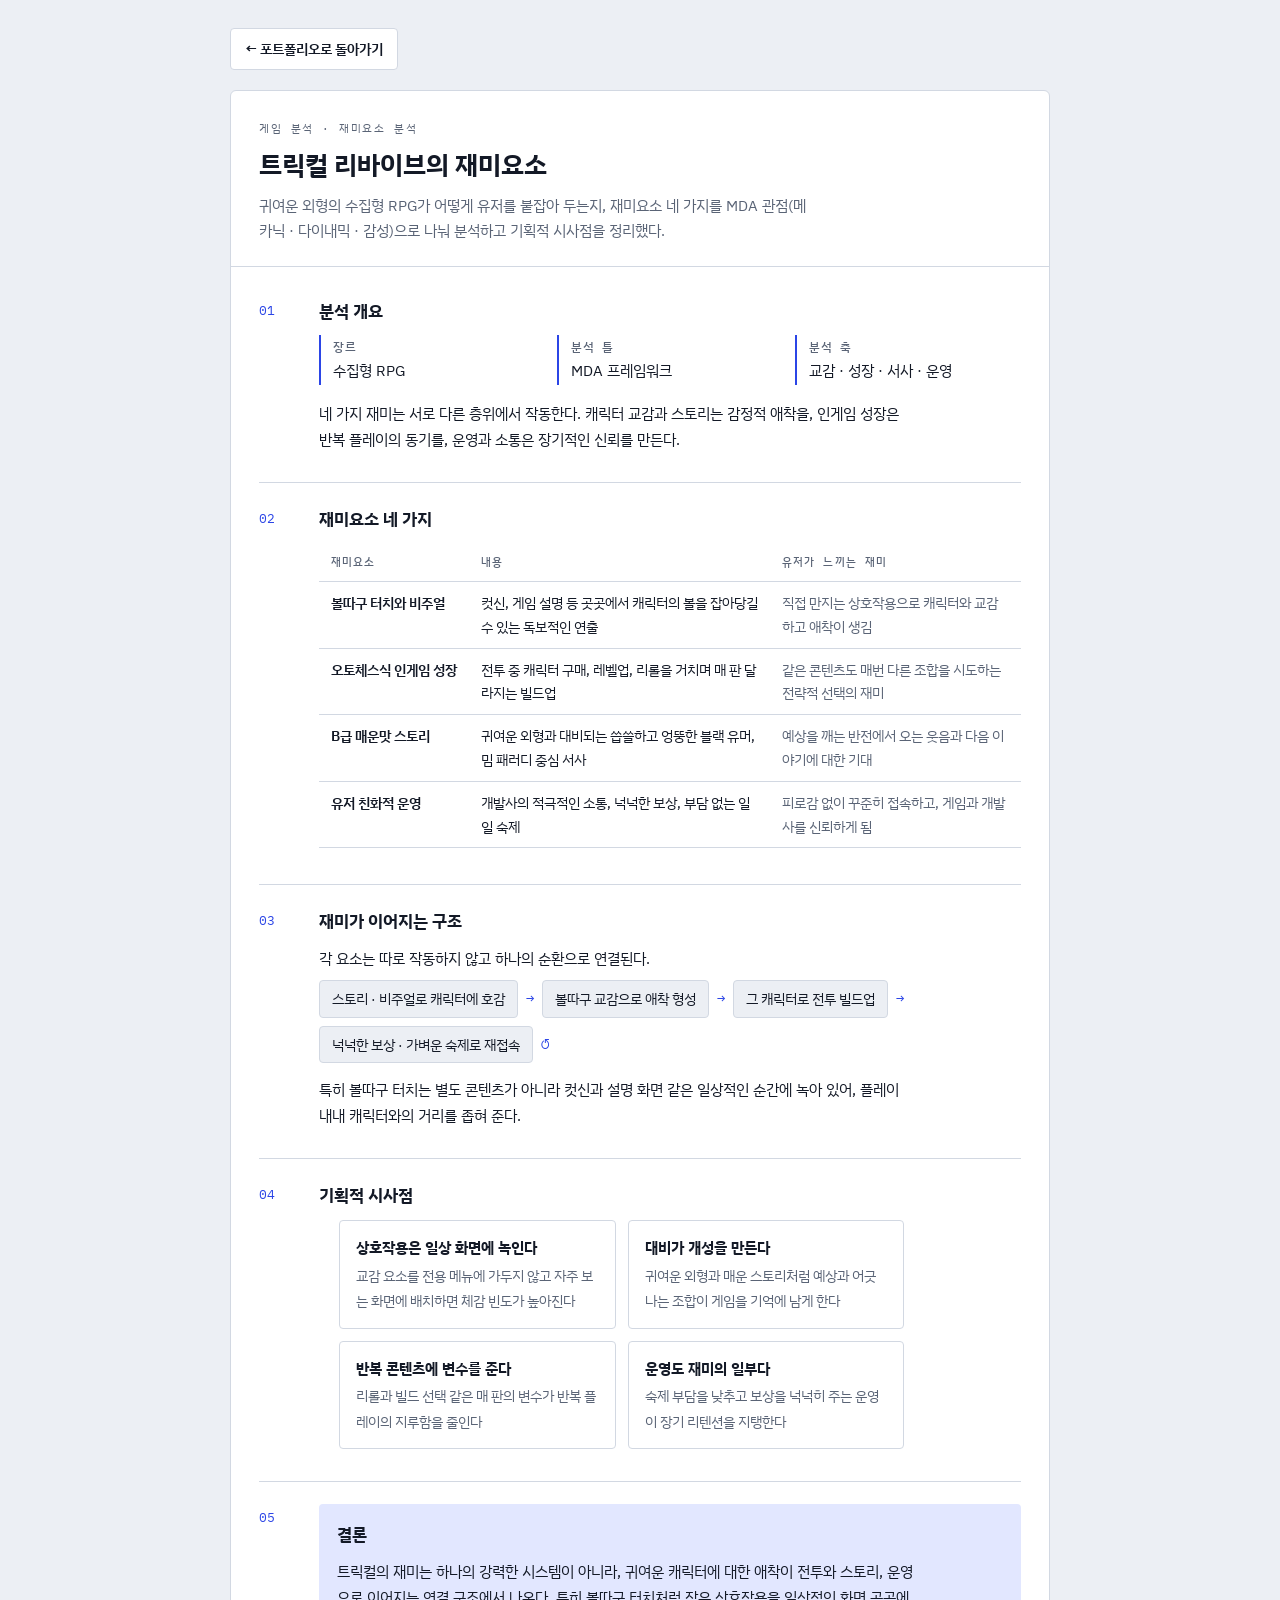
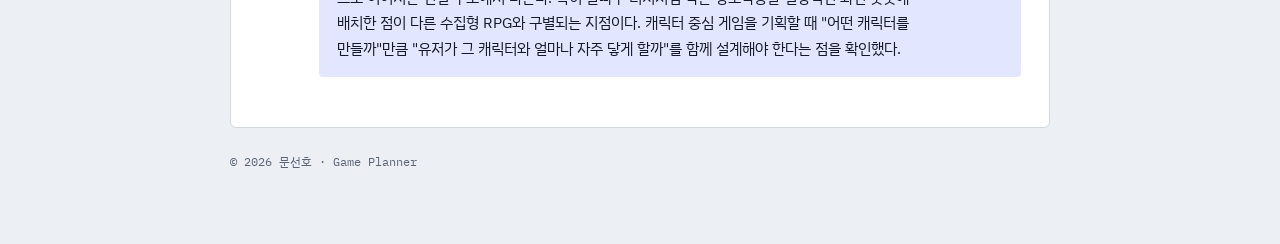
<file: assignments/trickcal.html>
<!doctype html>
<html lang="ko">
<head>
<meta charset="utf-8">
<meta name="viewport" content="width=device-width, initial-scale=1, viewport-fit=cover">
<title>트릭컬 리바이브의 재미요소 · 문선호</title>
<link rel="preconnect" href="https://fonts.googleapis.com">
<link rel="preconnect" href="https://fonts.gstatic.com" crossorigin>
<link rel="stylesheet" href="https://fonts.googleapis.com/css2?family=Black+Han+Sans&family=IBM+Plex+Mono:wght@400;500&family=IBM+Plex+Sans+KR:wght@400;500;600;700&display=swap">
<link rel="stylesheet" href="../css/assignment.css">
</head>
<body>
<main class="page">
  <a class="back" href="../index.html#assignments">← 포트폴리오로 돌아가기</a>
  <article class="doc">
    <header class="doc-head">
      <div class="label">게임 분석 · 재미요소 분석</div>
      <h1>트릭컬 리바이브의 재미요소</h1>
      <p>귀여운 외형의 수집형 RPG가 어떻게 유저를 붙잡아 두는지, 재미요소 네 가지를 MDA 관점(메카닉 · 다이내믹 · 감성)으로 나눠 분석하고 기획적 시사점을 정리했다.</p>
    </header>
    <div class="doc-body">
      <section class="part">
        <div class="no">01</div>
        <div>
          <h2>분석 개요</h2>
          <div class="facts">
            <div class="fact"><b>장르</b>수집형 RPG</div>
            <div class="fact"><b>분석 틀</b>MDA 프레임워크</div>
            <div class="fact"><b>분석 축</b>교감 · 성장 · 서사 · 운영</div>
          </div>
          <p>네 가지 재미는 서로 다른 층위에서 작동한다. 캐릭터 교감과 스토리는 감정적 애착을, 인게임 성장은 반복 플레이의 동기를, 운영과 소통은 장기적인 신뢰를 만든다.</p>
        </div>
      </section>
      <section class="part">
        <div class="no">02</div>
        <div>
          <h2>재미요소 네 가지</h2>
          <div class="table-wrap">
            <table class="fun">
              <thead><tr><th>재미요소</th><th>내용</th><th>유저가 느끼는 재미</th></tr></thead>
              <tbody>
                <tr><td>볼따구 터치와 비주얼</td><td>컷신, 게임 설명 등 곳곳에서 캐릭터의 볼을 잡아당길 수 있는 독보적인 연출</td><td>직접 만지는 상호작용으로 캐릭터와 교감하고 애착이 생김</td></tr>
                <tr><td>오토체스식 인게임 성장</td><td>전투 중 캐릭터 구매, 레벨업, 리롤을 거치며 매 판 달라지는 빌드업</td><td>같은 콘텐츠도 매번 다른 조합을 시도하는 전략적 선택의 재미</td></tr>
                <tr><td>B급 매운맛 스토리</td><td>귀여운 외형과 대비되는 씁쓸하고 엉뚱한 블랙 유머, 밈 패러디 중심 서사</td><td>예상을 깨는 반전에서 오는 웃음과 다음 이야기에 대한 기대</td></tr>
                <tr><td>유저 친화적 운영</td><td>개발사의 적극적인 소통, 넉넉한 보상, 부담 없는 일일 숙제</td><td>피로감 없이 꾸준히 접속하고, 게임과 개발사를 신뢰하게 됨</td></tr>
              </tbody>
            </table>
          </div>
        </div>
      </section>
      <section class="part">
        <div class="no">03</div>
        <div>
          <h2>재미가 이어지는 구조</h2>
          <p>각 요소는 따로 작동하지 않고 하나의 순환으로 연결된다.</p>
          <div class="loop">
            <span>스토리 · 비주얼로 캐릭터에 호감</span><i>→</i>
            <span>볼따구 교감으로 애착 형성</span><i>→</i>
            <span>그 캐릭터로 전투 빌드업</span><i>→</i>
            <span>넉넉한 보상 · 가벼운 숙제로 재접속</span><i>↺</i>
          </div>
          <p>특히 볼따구 터치는 별도 콘텐츠가 아니라 컷신과 설명 화면 같은 일상적인 순간에 녹아 있어, 플레이 내내 캐릭터와의 거리를 좁혀 준다.</p>
        </div>
      </section>
      <section class="part">
        <div class="no">04</div>
        <div>
          <h2>기획적 시사점</h2>
          <ul class="effects">
            <li><b>상호작용은 일상 화면에 녹인다</b><span>교감 요소를 전용 메뉴에 가두지 않고 자주 보는 화면에 배치하면 체감 빈도가 높아진다</span></li>
            <li><b>대비가 개성을 만든다</b><span>귀여운 외형과 매운 스토리처럼 예상과 어긋나는 조합이 게임을 기억에 남게 한다</span></li>
            <li><b>반복 콘텐츠에 변수를 준다</b><span>리롤과 빌드 선택 같은 매 판의 변수가 반복 플레이의 지루함을 줄인다</span></li>
            <li><b>운영도 재미의 일부다</b><span>숙제 부담을 낮추고 보상을 넉넉히 주는 운영이 장기 리텐션을 지탱한다</span></li>
          </ul>
        </div>
      </section>
      <section class="part conclusion">
        <div class="no">05</div>
        <div>
          <h2>결론</h2>
          <p>트릭컬의 재미는 하나의 강력한 시스템이 아니라, 귀여운 캐릭터에 대한 애착이 전투와 스토리, 운영으로 이어지는 연결 구조에서 나온다. 특히 볼따구 터치처럼 작은 상호작용을 일상적인 화면 곳곳에 배치한 점이 다른 수집형 RPG와 구별되는 지점이다. 캐릭터 중심 게임을 기획할 때 "어떤 캐릭터를 만들까"만큼 "유저가 그 캐릭터와 얼마나 자주 닿게 할까"를 함께 설계해야 한다는 점을 확인했다.</p>
        </div>
      </section>
    </div>
  </article>
  <footer>© 2026 문선호 · Game Planner</footer>
</main>
</body>
</html>
</file>
<file: css/assignment.css>
/* 과제 상세 페이지 공통 스타일 (index.html과 같은 디자인 토큰 사용) */
:root{
  --bg:#ECEFF4;--surface:#FFFFFF;--ink:#131926;--muted:#5A6476;--line:#D2D8E2;--accent:#2B45E6;--accent-soft:#E2E7FF;
  --font-display:"Black Han Sans","IBM Plex Sans KR","Apple SD Gothic Neo","Malgun Gothic",sans-serif;
  --font-body:"IBM Plex Sans KR","Apple SD Gothic Neo","Malgun Gothic",system-ui,sans-serif;
  --font-mono:"IBM Plex Mono","IBM Plex Sans KR",ui-monospace,Menlo,Consolas,monospace;
}
@media (prefers-color-scheme: dark){:root:not([data-theme="light"]){
  --bg:#0E121A;--surface:#161C27;--ink:#E7EBF2;--muted:#98A2B4;--line:#283041;--accent:#8496FF;--accent-soft:#1E2747;color-scheme:dark}}
:root[data-theme="dark"]{--bg:#0E121A;--surface:#161C27;--ink:#E7EBF2;--muted:#98A2B4;--line:#283041;--accent:#8496FF;--accent-soft:#1E2747;color-scheme:dark}

*{box-sizing:border-box}
@media (prefers-reduced-motion: reduce){*{transition:none!important;animation:none!important}}
body{margin:0;background:var(--bg);color:var(--ink);font-family:var(--font-body);font-size:15px;line-height:1.7;-webkit-font-smoothing:antialiased}
a{color:var(--accent)}
.page{max-width:860px;margin:0 auto;padding:28px 20px 72px}
.back{display:inline-flex;align-items:center;gap:8px;margin-bottom:20px;padding:8px 14px;border:1px solid var(--line);border-radius:4px;background:var(--surface);color:var(--ink);text-decoration:none;font-weight:600;font-size:14px;transition:border-color .15s,color .15s}
.back:hover{border-color:var(--accent);color:var(--accent)}
.back:focus-visible,a:focus-visible{outline:2px solid var(--accent);outline-offset:2px}

.doc{background:var(--surface);border:1px solid var(--line);border-radius:6px;overflow:hidden}
.doc-head{padding:28px 28px 22px;border-bottom:1px solid var(--line);display:flex;flex-direction:column;gap:10px}
.doc-head h1{margin:0;font-size:26px;font-weight:700;line-height:1.35;text-wrap:balance}
.doc-head p{margin:0;color:var(--muted);max-width:62ch}
.label{font-family:var(--font-mono);font-size:11px;letter-spacing:.14em;text-transform:uppercase;color:var(--muted)}
.doc-body{padding:8px 28px 28px}
.doc-cover{margin:0;background:#0B0A14}
.doc-cover img{display:block;width:100%;height:auto;max-height:460px;object-fit:cover}
.doc-cover figcaption{padding:6px 14px;font-family:var(--font-mono);font-size:11px;color:#C9CFDB;background:#0B0A14}

.part{display:grid;grid-template-columns:44px minmax(0,1fr);gap:16px;padding:22px 0;border-bottom:1px solid var(--line)}
.part:last-child{border-bottom:0}
.no{font-family:var(--font-mono);font-size:13px;color:var(--accent);padding-top:3px}
.part h2{margin:0 0 10px;font-size:17px}
.part h3{margin:18px 0 6px;font-size:15px}
.part p{margin:0 0 8px;max-width:65ch}
.part ul,.part ol{margin:6px 0 10px;padding-left:20px;max-width:65ch}
.part li{margin:3px 0}
.facts{display:grid;grid-template-columns:repeat(auto-fit,minmax(180px,1fr));gap:12px;margin-bottom:16px}
.fact{border-left:2px solid var(--accent);padding:2px 0 2px 12px}
.fact b{display:block;font-size:12px;font-family:var(--font-mono);font-weight:500;color:var(--muted);letter-spacing:.06em}
.table-wrap{overflow-x:auto;margin:6px 0 14px}
table{border-collapse:collapse;width:100%;min-width:480px;font-size:14px}
th,td{text-align:left;padding:9px 12px;border-bottom:1px solid var(--line);vertical-align:top}
th{font-family:var(--font-mono);font-size:11px;letter-spacing:.1em;color:var(--muted);font-weight:500;text-transform:uppercase}
.reskin td:nth-child(2){font-weight:600;color:var(--accent);white-space:nowrap}
.fun td:first-child{font-weight:600;white-space:nowrap}
.fun td:last-child{color:var(--muted)}
.rank td:first-child{white-space:nowrap}
.rank td:nth-child(3){font-weight:600;color:var(--accent);white-space:nowrap}
.stats{display:grid;grid-template-columns:repeat(4,minmax(0,1fr));gap:1px;background:var(--line);border:1px solid var(--line);border-radius:4px;overflow:hidden;margin:20px 0 6px}
.stats div{background:var(--surface);padding:14px 16px;display:flex;flex-direction:column;gap:2px}
.stats b{font-family:var(--font-display);font-weight:400;font-size:28px;line-height:1.1;color:var(--accent)}
.stats span{font-size:13px;color:var(--muted)}
.loop{display:flex;flex-wrap:wrap;align-items:center;gap:8px;margin:4px 0 14px;font-size:14px}
.loop span{padding:6px 12px;border:1px solid var(--line);border-radius:4px;background:var(--bg)}
.loop i{font-style:normal;color:var(--accent);font-family:var(--font-mono)}
.effects{list-style:none;margin:0;padding:0;display:grid;grid-template-columns:repeat(2,minmax(0,1fr));gap:12px}
.effects li{padding:14px 16px;border:1px solid var(--line);border-radius:4px;margin:0}
.effects b{display:block;margin-bottom:2px}
.effects span{color:var(--muted);font-size:14px}
.note{margin:12px 0 0;padding:10px 14px;border-left:3px solid var(--line);background:var(--bg);color:var(--muted);font-size:14px;max-width:65ch}
.part.conclusion>div:last-child{background:var(--accent-soft);border-radius:4px;padding:16px 18px}
.part.conclusion p{margin:0}
.sources{font-size:14px;word-break:break-all}
footer{margin-top:24px;font-family:var(--font-mono);font-size:12px;color:var(--muted)}

@media (max-width:640px){
  .stats{grid-template-columns:repeat(2,minmax(0,1fr))}
  .effects{grid-template-columns:minmax(0,1fr)}
  .doc-head,.doc-body{padding-inline:18px}
  .part{grid-template-columns:minmax(0,1fr);gap:4px}
}

/* 순위 꺾은선 그래프 */
.chart-fig{margin:6px 0 16px}
.chart{display:block;width:100%;height:auto;max-width:740px}
.chart .grid{stroke:var(--line);stroke-width:1}
.chart .tick,.chart .axis,.chart .val,.chart .marktext{font-family:var(--font-mono);font-size:12px;fill:var(--muted)}
.chart .axis{font-size:11px}
.chart .line{fill:none;stroke:var(--accent);stroke-width:2.5;stroke-linejoin:round;stroke-linecap:round}
.chart .dot{fill:var(--surface);stroke:var(--accent);stroke-width:2.5}
.chart .dot.hi{fill:var(--accent)}
.chart .val.hi{fill:var(--accent);font-weight:700}
.chart .mark{stroke:var(--muted);stroke-width:1;stroke-dasharray:4 4}
.chart-fig figcaption{margin-top:6px;font-family:var(--font-mono);font-size:12px;color:var(--muted)}
.rank-daily td,.rank-daily th{padding:8px 6px;text-align:center}
@media (max-width:640px){.chart .tick,.chart .val,.chart .marktext{font-size:15px}}
</file>
